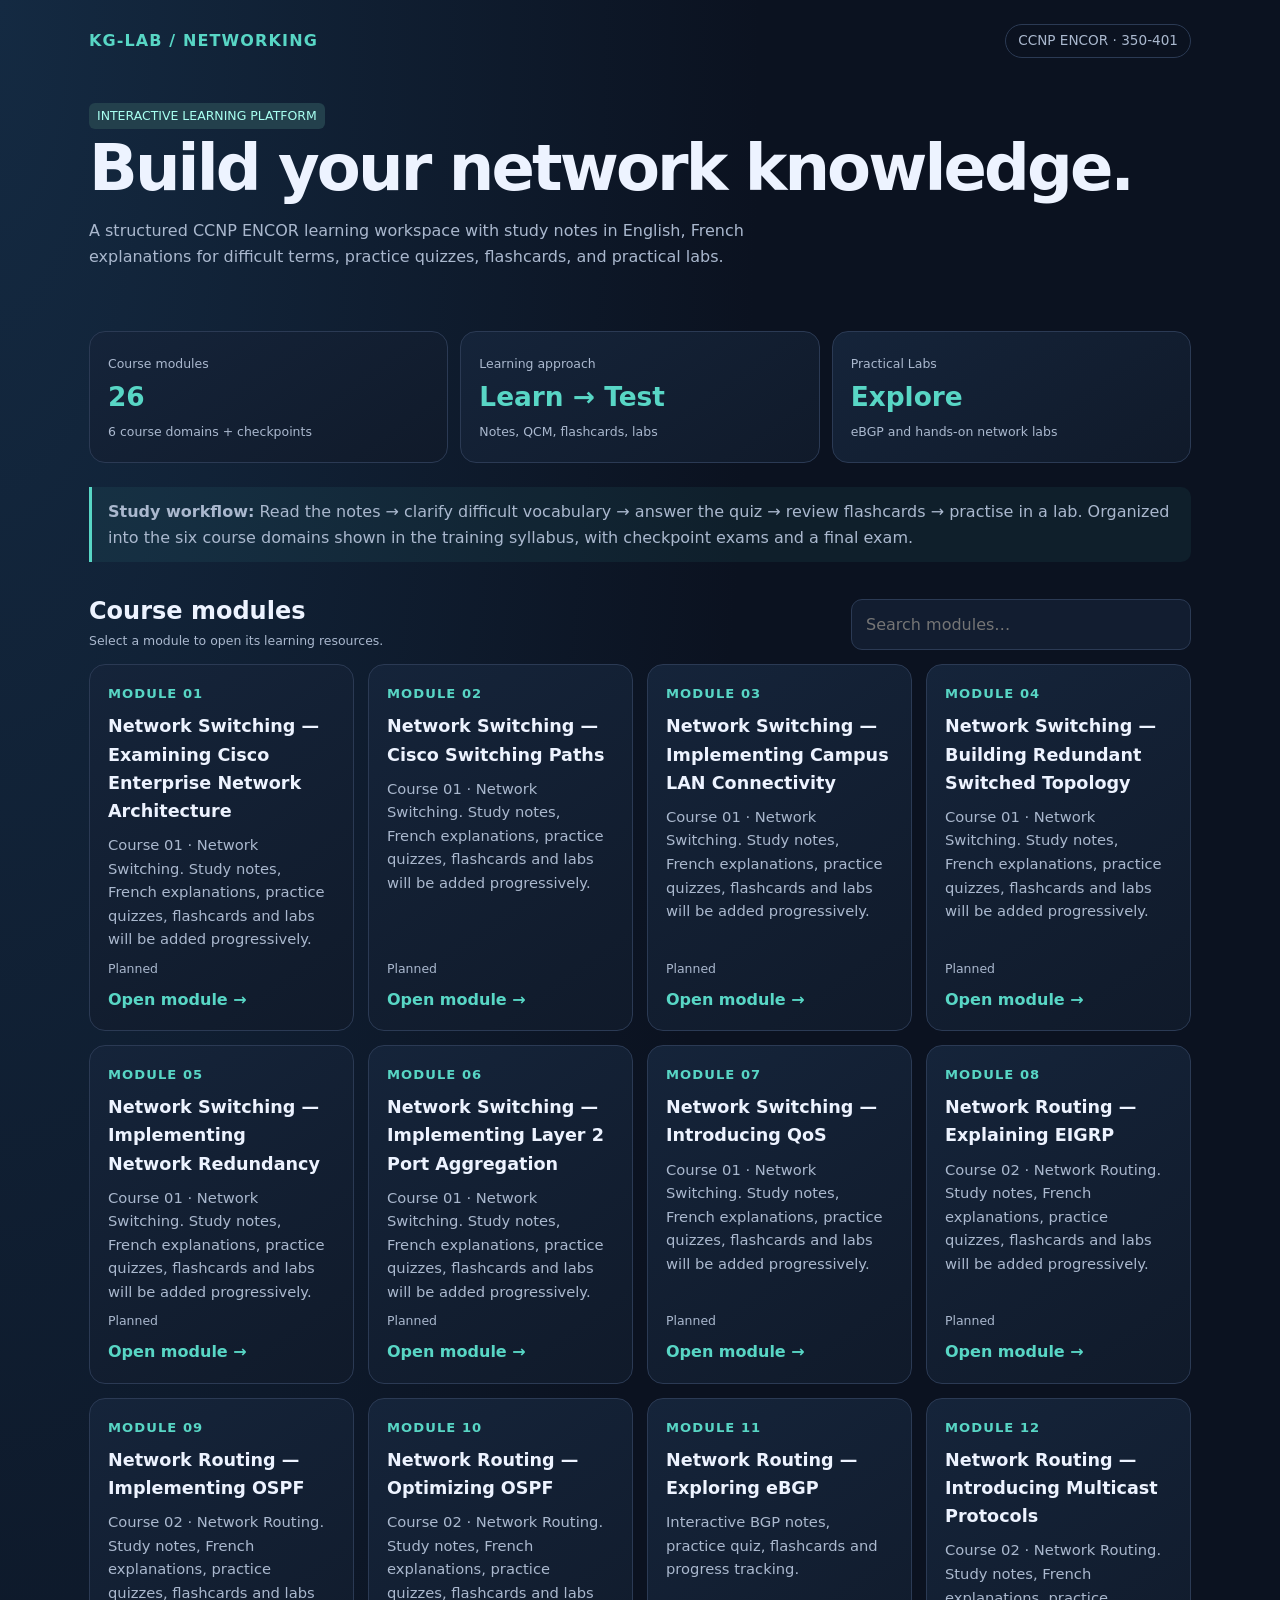
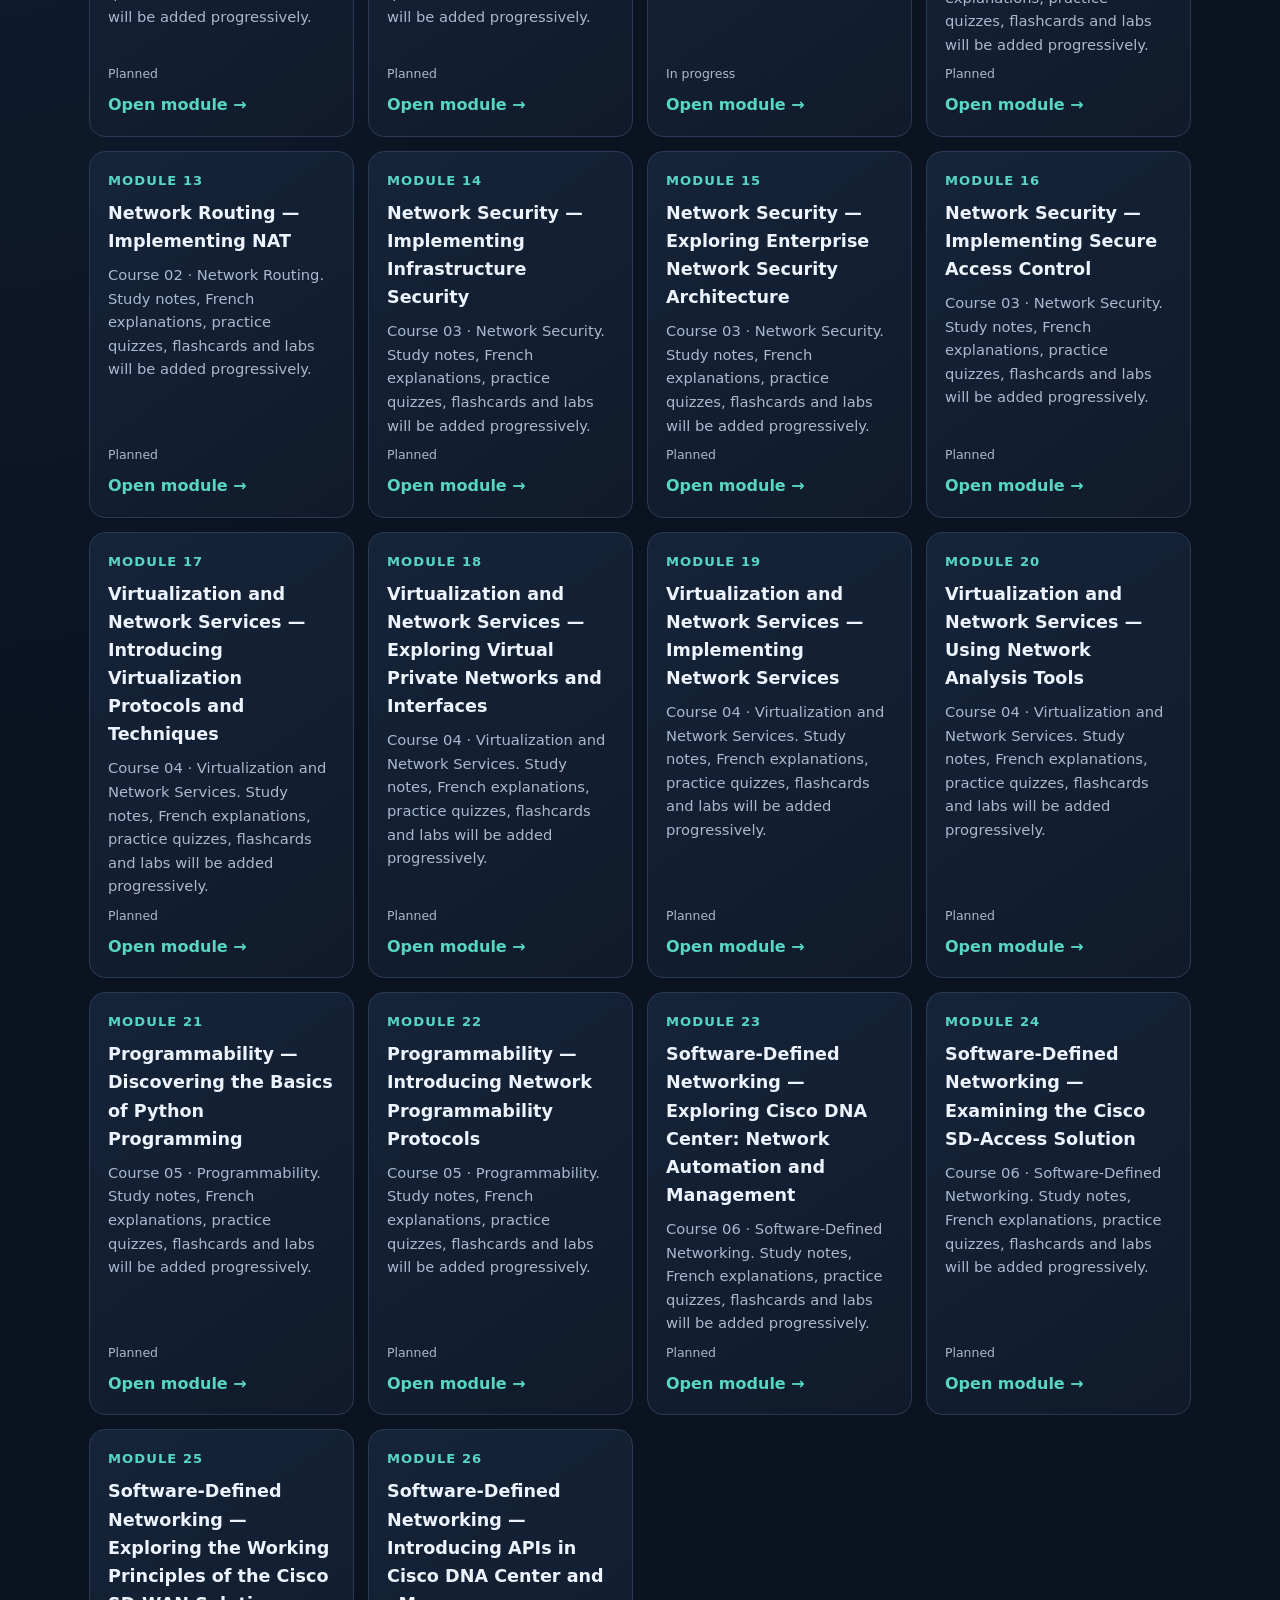
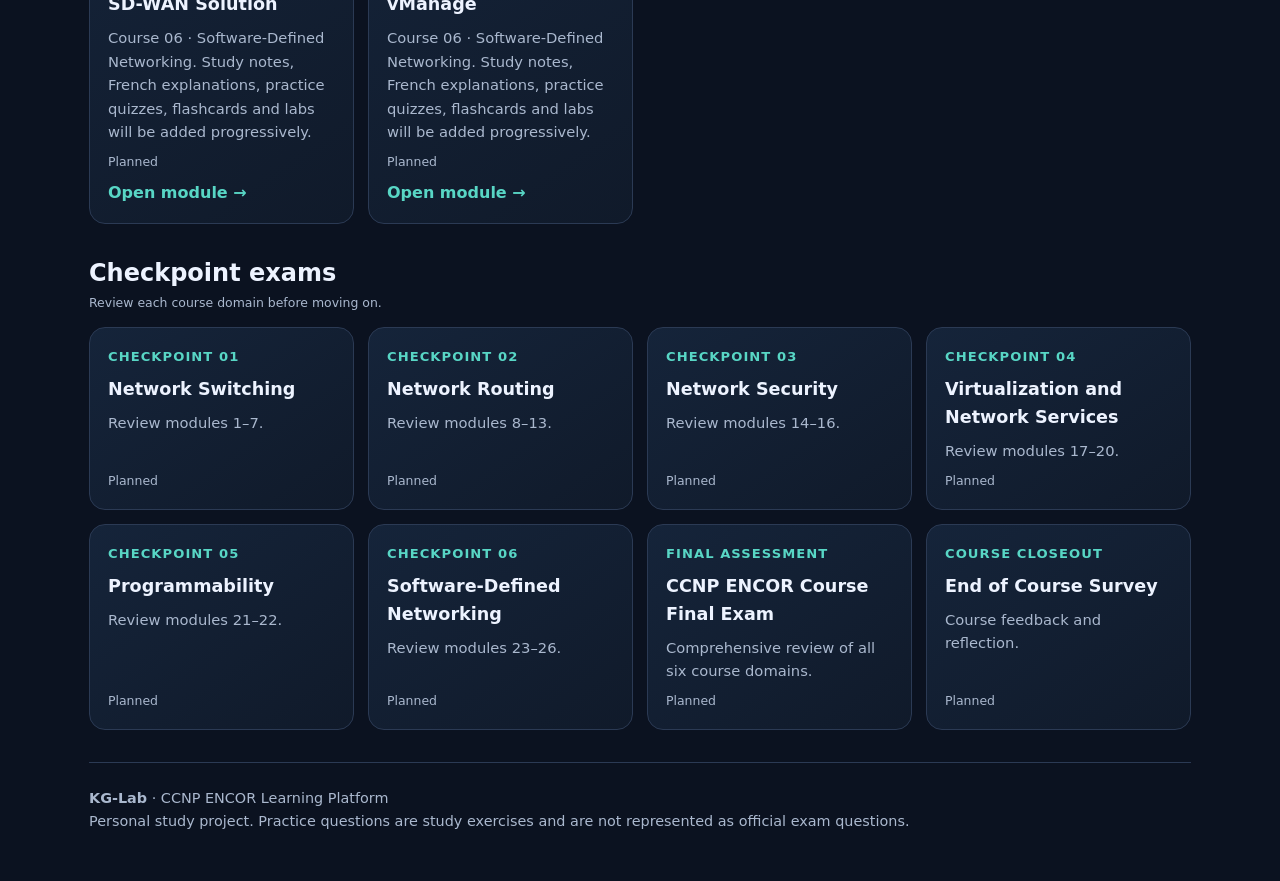
<file: index.html>
<!doctype html>
<html lang="en">
<head>
<meta charset="utf-8">
<meta name="viewport" content="width=device-width, initial-scale=1">
<meta name="description" content="KG-Lab CCNP ENCOR interactive learning platform">
<title>KG-Lab | CCNP ENCOR Learning</title>
<style>
:root{--bg:#0b1220;--panel:#121d30;--panel2:#18263d;--text:#edf3ff;--muted:#aab8ce;--accent:#58d6c5;--blue:#72a7ff;--line:#2b3a54}
*{box-sizing:border-box}body{margin:0;background:radial-gradient(ellipse at top left,#142a42 0,transparent 42%),var(--bg);color:var(--text);font:16px/1.6 system-ui,-apple-system,Segoe UI,Roboto,sans-serif}.wrap{max-width:1150px;margin:auto;padding:24px}a{color:var(--accent)}.top{display:flex;justify-content:space-between;gap:12px;align-items:center;flex-wrap:wrap}.brand{font-weight:850;letter-spacing:.07em;color:var(--accent)}.pill{border:1px solid var(--line);border-radius:999px;padding:5px 12px;color:var(--muted);font-size:.85rem}.hero{padding:44px 0 24px}.hero h1{font-size:clamp(2.3rem,6vw,4rem);line-height:1.05;letter-spacing:-.045em;margin:.4rem 0 1rem}.hero p{max-width:720px;color:var(--muted)}.tag{display:inline-block;font-size:.78rem;border-radius:6px;background:#23404c;color:#a8fff1;padding:3px 8px}.stats{display:grid;grid-template-columns:repeat(auto-fit,minmax(170px,1fr));gap:12px;margin:22px 0}.stat,.module{background:linear-gradient(145deg,#15243a,#101a2a);border:1px solid var(--line);border-radius:16px;padding:18px}.stat-link{display:block;color:inherit;text-decoration:none;transition:border-color .2s,transform .2s}.stat-link:hover{border-color:var(--accent);transform:translateY(-2px)}.stat-link:focus-visible{outline:2px solid var(--accent);outline-offset:3px}.stat strong{font-size:1.65rem;color:var(--accent);display:block}.sectionhead{display:flex;justify-content:space-between;align-items:end;gap:12px;flex-wrap:wrap;margin:30px 0 14px}.sectionhead h2{margin:0}.search{width:min(100%,340px);padding:12px 14px;border-radius:11px;border:1px solid var(--line);background:var(--panel);color:var(--text);font:inherit}.modules{display:grid;grid-template-columns:repeat(auto-fit,minmax(240px,1fr));gap:14px}.module{display:flex;flex-direction:column;gap:8px;min-height:175px}.module .num{font-size:.82rem;color:var(--accent);font-weight:800;letter-spacing:.08em}.module h3{margin:0;font-size:1.1rem}.module p{margin:0;color:var(--muted);font-size:.92rem;flex:1}.module a{font-weight:750;text-decoration:none}.module a:hover{text-decoration:underline}.status{font-size:.78rem;color:var(--muted)}.callout{border-left:3px solid var(--accent);padding:12px 16px;background:#58d6c510;border-radius:0 10px 10px 0;color:var(--muted);margin:24px 0}footer{border-top:1px solid var(--line);padding:24px 0;margin-top:32px;color:var(--muted);font-size:.9rem}.empty{display:none;color:var(--muted);padding:20px}@media(max-width:600px){.wrap{padding:15px}.hero{padding-top:32px}}
</style>
</head>
<body><div class="wrap">
<header class="top"><div class="brand">KG-LAB / NETWORKING</div><div class="pill">CCNP ENCOR · 350-401</div></header>
<section class="hero"><span class="tag">INTERACTIVE LEARNING PLATFORM</span><h1>Build your network knowledge.</h1><p>A structured CCNP ENCOR learning workspace with study notes in English, French explanations for difficult terms, practice quizzes, flashcards, and practical labs.</p></section>
<div class="stats"><div class="stat"><span class="status">Course modules</span><strong>26</strong><span class="status">6 course domains + checkpoints</span></div><div class="stat"><span class="status">Learning approach</span><strong>Learn → Test</strong><span class="status">Notes, QCM, flashcards, labs</span></div><a class="stat stat-link" href="./labs/" aria-label="Open Practical Labs"><span class="status">Practical Labs</span><strong>Explore</strong><span class="status">eBGP and hands-on network labs</span></a></div>
<div class="callout"><strong>Study workflow:</strong> Read the notes → clarify difficult vocabulary → answer the quiz → review flashcards → practise in a lab. Organized into the six course domains shown in the training syllabus, with checkpoint exams and a final exam.</div>
<div class="sectionhead"><div><h2>Course modules</h2><div class="status">Select a module to open its learning resources.</div></div><input id="search" class="search" type="search" placeholder="Search modules…" aria-label="Search modules"></div>
<div id="modules" class="modules"></div><div id="empty" class="empty">No modules match your search.</div>
<div class="sectionhead"><div><h2>Checkpoint exams</h2><div class="status">Review each course domain before moving on.</div></div></div>
<div class="modules">
<article class="module"><div class="num">CHECKPOINT 01</div><h3>Network Switching</h3><p>Review modules 1–7.</p><div class="status">Planned</div></article>
<article class="module"><div class="num">CHECKPOINT 02</div><h3>Network Routing</h3><p>Review modules 8–13.</p><div class="status">Planned</div></article>
<article class="module"><div class="num">CHECKPOINT 03</div><h3>Network Security</h3><p>Review modules 14–16.</p><div class="status">Planned</div></article>
<article class="module"><div class="num">CHECKPOINT 04</div><h3>Virtualization and Network Services</h3><p>Review modules 17–20.</p><div class="status">Planned</div></article>
<article class="module"><div class="num">CHECKPOINT 05</div><h3>Programmability</h3><p>Review modules 21–22.</p><div class="status">Planned</div></article>
<article class="module"><div class="num">CHECKPOINT 06</div><h3>Software-Defined Networking</h3><p>Review modules 23–26.</p><div class="status">Planned</div></article>
<article class="module"><div class="num">FINAL ASSESSMENT</div><h3>CCNP ENCOR Course Final Exam</h3><p>Comprehensive review of all six course domains.</p><div class="status">Planned</div></article>
<article class="module"><div class="num">COURSE CLOSEOUT</div><h3>End of Course Survey</h3><p>Course feedback and reflection.</p><div class="status">Planned</div></article>
</div>
<footer><strong>KG-Lab</strong> · CCNP ENCOR Learning Platform<br>Personal study project. Practice questions are study exercises and are not represented as official exam questions.</footer>
</div>
<script>
const modules = [
{n:1,title:'Network Switching — Examining Cisco Enterprise Network Architecture',desc:'Course 01 · Network Switching. Study notes, French explanations, practice quizzes, flashcards and labs will be added progressively.',href:"./modules/module-01/",status:'Planned'},
{n:2,title:'Network Switching — Cisco Switching Paths',desc:'Course 01 · Network Switching. Study notes, French explanations, practice quizzes, flashcards and labs will be added progressively.',href:"./modules/module-02/",status:'Planned'},
{n:3,title:'Network Switching — Implementing Campus LAN Connectivity',desc:'Course 01 · Network Switching. Study notes, French explanations, practice quizzes, flashcards and labs will be added progressively.',href:"./modules/module-03/",status:'Planned'},
{n:4,title:'Network Switching — Building Redundant Switched Topology',desc:'Course 01 · Network Switching. Study notes, French explanations, practice quizzes, flashcards and labs will be added progressively.',href:"./modules/module-04/",status:'Planned'},
{n:5,title:'Network Switching — Implementing Network Redundancy',desc:'Course 01 · Network Switching. Study notes, French explanations, practice quizzes, flashcards and labs will be added progressively.',href:"./modules/module-05/",status:'Planned'},
{n:6,title:'Network Switching — Implementing Layer 2 Port Aggregation',desc:'Course 01 · Network Switching. Study notes, French explanations, practice quizzes, flashcards and labs will be added progressively.',href:"./modules/module-06/",status:'Planned'},
{n:7,title:'Network Switching — Introducing QoS',desc:'Course 01 · Network Switching. Study notes, French explanations, practice quizzes, flashcards and labs will be added progressively.',href:"./modules/module-07/",status:'Planned'},
{n:8,title:'Network Routing — Explaining EIGRP',desc:'Course 02 · Network Routing. Study notes, French explanations, practice quizzes, flashcards and labs will be added progressively.',href:"./modules/module-08/",status:'Planned'},
{n:9,title:'Network Routing — Implementing OSPF',desc:'Course 02 · Network Routing. Study notes, French explanations, practice quizzes, flashcards and labs will be added progressively.',href:"./modules/module-09/",status:'Planned'},
{n:10,title:'Network Routing — Optimizing OSPF',desc:'Course 02 · Network Routing. Study notes, French explanations, practice quizzes, flashcards and labs will be added progressively.',href:"./modules/module-10/",status:'Planned'},
{n:11,title:'Network Routing — Exploring eBGP',desc:'Interactive BGP notes, practice quiz, flashcards and progress tracking.',href:"./modules/module-11/home.html",status:'In progress'},
{n:12,title:'Network Routing — Introducing Multicast Protocols',desc:'Course 02 · Network Routing. Study notes, French explanations, practice quizzes, flashcards and labs will be added progressively.',href:"./modules/module-12/",status:'Planned'},
{n:13,title:'Network Routing — Implementing NAT',desc:'Course 02 · Network Routing. Study notes, French explanations, practice quizzes, flashcards and labs will be added progressively.',href:"./modules/module-13/",status:'Planned'},
{n:14,title:'Network Security — Implementing Infrastructure Security',desc:'Course 03 · Network Security. Study notes, French explanations, practice quizzes, flashcards and labs will be added progressively.',href:"./modules/module-14/",status:'Planned'},
{n:15,title:'Network Security — Exploring Enterprise Network Security Architecture',desc:'Course 03 · Network Security. Study notes, French explanations, practice quizzes, flashcards and labs will be added progressively.',href:"./modules/module-15/",status:'Planned'},
{n:16,title:'Network Security — Implementing Secure Access Control',desc:'Course 03 · Network Security. Study notes, French explanations, practice quizzes, flashcards and labs will be added progressively.',href:"./modules/module-16/",status:'Planned'},
{n:17,title:'Virtualization and Network Services — Introducing Virtualization Protocols and Techniques',desc:'Course 04 · Virtualization and Network Services. Study notes, French explanations, practice quizzes, flashcards and labs will be added progressively.',href:"./modules/module-17/",status:'Planned'},
{n:18,title:'Virtualization and Network Services — Exploring Virtual Private Networks and Interfaces',desc:'Course 04 · Virtualization and Network Services. Study notes, French explanations, practice quizzes, flashcards and labs will be added progressively.',href:"./modules/module-18/",status:'Planned'},
{n:19,title:'Virtualization and Network Services — Implementing Network Services',desc:'Course 04 · Virtualization and Network Services. Study notes, French explanations, practice quizzes, flashcards and labs will be added progressively.',href:"./modules/module-19/",status:'Planned'},
{n:20,title:'Virtualization and Network Services — Using Network Analysis Tools',desc:'Course 04 · Virtualization and Network Services. Study notes, French explanations, practice quizzes, flashcards and labs will be added progressively.',href:"./modules/module-20/",status:'Planned'},
{n:21,title:'Programmability — Discovering the Basics of Python Programming',desc:'Course 05 · Programmability. Study notes, French explanations, practice quizzes, flashcards and labs will be added progressively.',href:"./modules/module-21/",status:'Planned'},
{n:22,title:'Programmability — Introducing Network Programmability Protocols',desc:'Course 05 · Programmability. Study notes, French explanations, practice quizzes, flashcards and labs will be added progressively.',href:"./modules/module-22/",status:'Planned'},
{n:23,title:'Software-Defined Networking — Exploring Cisco DNA Center: Network Automation and Management',desc:'Course 06 · Software-Defined Networking. Study notes, French explanations, practice quizzes, flashcards and labs will be added progressively.',href:"./modules/module-23/",status:'Planned'},
{n:24,title:'Software-Defined Networking — Examining the Cisco SD-Access Solution',desc:'Course 06 · Software-Defined Networking. Study notes, French explanations, practice quizzes, flashcards and labs will be added progressively.',href:"./modules/module-24/",status:'Planned'},
{n:25,title:'Software-Defined Networking — Exploring the Working Principles of the Cisco SD-WAN Solution',desc:'Course 06 · Software-Defined Networking. Study notes, French explanations, practice quizzes, flashcards and labs will be added progressively.',href:"./modules/module-25/",status:'Planned'},
{n:26,title:'Software-Defined Networking — Introducing APIs in Cisco DNA Center and vManage',desc:'Course 06 · Software-Defined Networking. Study notes, French explanations, practice quizzes, flashcards and labs will be added progressively.',href:"./modules/module-26/",status:'Planned'},
];
const root=document.getElementById('modules'), search=document.getElementById('search'), empty=document.getElementById('empty');
function render(){const term=search.value.toLowerCase().trim();const filtered=modules.filter(m=>(m.title+' '+m.desc+' '+m.n).toLowerCase().includes(term));root.innerHTML='';filtered.forEach(m=>{const el=document.createElement('article');el.className='module';const num=document.createElement('div');num.className='num';num.textContent='MODULE '+String(m.n).padStart(2,'0');const h=document.createElement('h3');h.textContent=m.title;const p=document.createElement('p');p.textContent=m.desc;const status=document.createElement('div');status.className='status';status.textContent=m.status;const a=document.createElement('a');a.href=m.href;a.textContent='Open module →';el.append(num,h,p,status,a);root.appendChild(el)});empty.style.display=filtered.length?'none':'block'}
search.addEventListener('input',render);render();
</script></body></html>
</file>
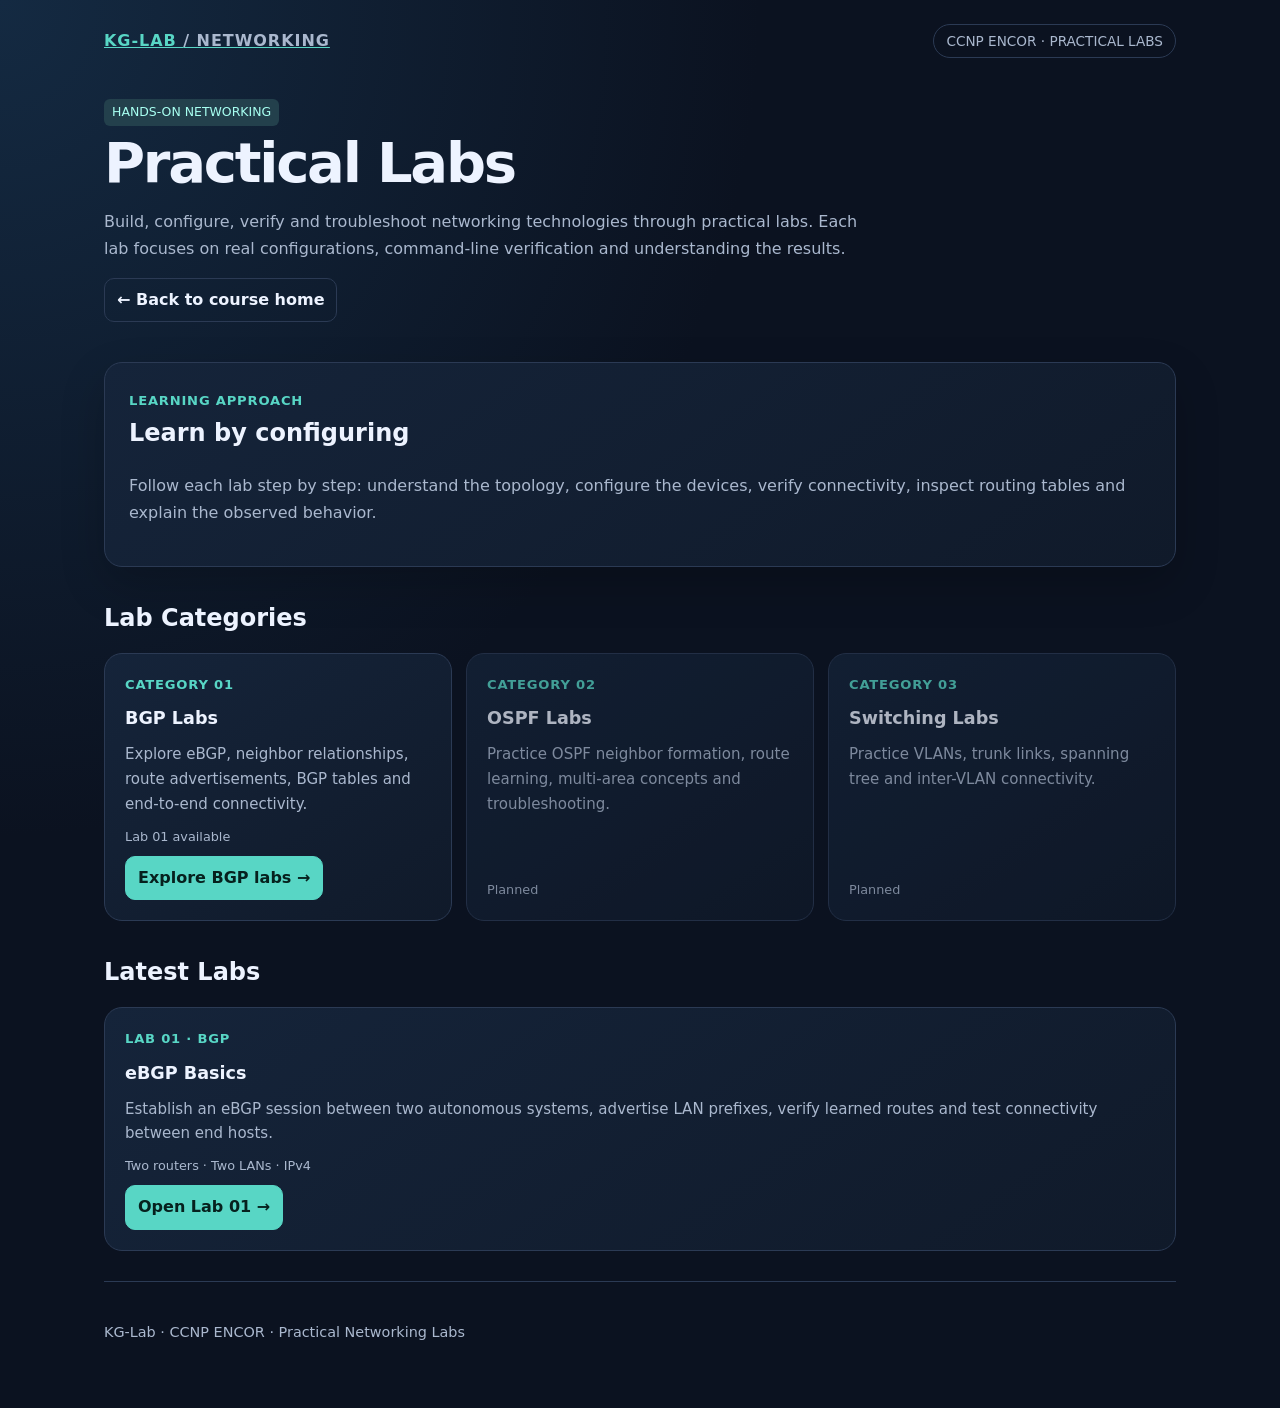
<file: labs/index.html>
<!DOCTYPE html>
<html lang="en">
<head>
  <meta charset="UTF-8">
  <meta name="viewport" content="width=device-width, initial-scale=1">
  <meta name="description" content="KG-Lab practical networking labs for CCNP ENCOR: BGP, OSPF and switching.">
  <title>Practical Labs | KG-Lab</title>
  <link rel="stylesheet" href="../assets/css/learning.css">
  <style>
    .hero{padding:40px 0 24px}
    h1{font-size:clamp(2.2rem,5vw,3.6rem);line-height:1.1;letter-spacing:-.04em;margin:.5rem 0 1rem}
    .hero p,.muted{color:var(--muted)}
    .hero p{max-width:780px}
    .panel,.section-card{background:linear-gradient(145deg,#15243a,#101a2a);border:1px solid var(--line);border-radius:18px}
    .sectionhead{margin:32px 0 14px}
    .sectionhead h2{margin:0}
    .section-card{padding:20px;display:flex;flex-direction:column;gap:9px;min-height:205px}
    .section-card h3{margin:0;font-size:1.1rem}
    .section-card p{margin:0;color:var(--muted);font-size:.94rem;flex:1}
    .number{color:var(--accent);font-size:.82rem;font-weight:800;letter-spacing:.06em}
    .status{font-size:.8rem;color:var(--muted)}
    .action{display:inline-block;align-self:flex-start;text-decoration:none;font-weight:750;border:1px solid var(--line);border-radius:10px;padding:8px 12px;color:var(--text)}
    .action:hover{border-color:var(--accent)}
    .action.primary{background:var(--accent);color:#06211e;border-color:var(--accent)}
    .planned{opacity:.72}
    .top{gap:12px}
    .brand{font-weight:850}
    .grid{grid-template-columns:repeat(auto-fit,minmax(245px,1fr))}
    @media(max-width:600px){.hero{padding-top:28px}}
  </style>
</head>
<body>
  <div class="wrap">
    <header class="top">
      <a class="brand" href="../index.html">KG-LAB <span class="muted">/ NETWORKING</span></a>
      <span class="pill">CCNP ENCOR · PRACTICAL LABS</span>
    </header>

    <main>
      <section class="hero">
        <span class="tag">HANDS-ON NETWORKING</span>
        <h1>Practical Labs</h1>
        <p>
          Build, configure, verify and troubleshoot networking technologies
          through practical labs. Each lab focuses on real configurations,
          command-line verification and understanding the results.
        </p>
        <a class="action" href="../index.html">← Back to course home</a>
      </section>

      <section class="panel" style="padding:24px">
        <span class="number">LEARNING APPROACH</span>
        <h2>Learn by configuring</h2>
        <p class="muted">
          Follow each lab step by step: understand the topology, configure
          the devices, verify connectivity, inspect routing tables and
          explain the observed behavior.
        </p>
      </section>

      <section>
        <div class="sectionhead">
          <h2>Lab Categories</h2>
        </div>

        <div class="grid">
          <article class="section-card">
            <span class="number">CATEGORY 01</span>
            <h3>BGP Labs</h3>
            <p>
              Explore eBGP, neighbor relationships, route advertisements,
              BGP tables and end-to-end connectivity.
            </p>
            <span class="status">Lab 01 available</span>
            <a class="action primary" href="./bgp/index.html">Explore BGP labs →</a>
          </article>

          <article class="section-card planned">
            <span class="number">CATEGORY 02</span>
            <h3>OSPF Labs</h3>
            <p>
              Practice OSPF neighbor formation, route learning,
              multi-area concepts and troubleshooting.
            </p>
            <span class="status">Planned</span>
          </article>

          <article class="section-card planned">
            <span class="number">CATEGORY 03</span>
            <h3>Switching Labs</h3>
            <p>
              Practice VLANs, trunk links, spanning tree and
              inter-VLAN connectivity.
            </p>
            <span class="status">Planned</span>
          </article>
        </div>
      </section>

      <section>
        <div class="sectionhead">
          <h2>Latest Labs</h2>
        </div>

        <div class="grid">
          <article class="section-card">
            <span class="number">LAB 01 · BGP</span>
            <h3>eBGP Basics</h3>
            <p>
              Establish an eBGP session between two autonomous systems,
              advertise LAN prefixes, verify learned routes and test
              connectivity between end hosts.
            </p>
            <span class="status">Two routers · Two LANs · IPv4</span>
            <a class="action primary" href="./bgp/lab-01-ebgp-basics/index.html">Open Lab 01 →</a>
          </article>
        </div>
      </section>
    </main>

    <footer>
      <p>KG-Lab · CCNP ENCOR · Practical Networking Labs</p>
    </footer>
  </div>
</body>
</html>
</file>
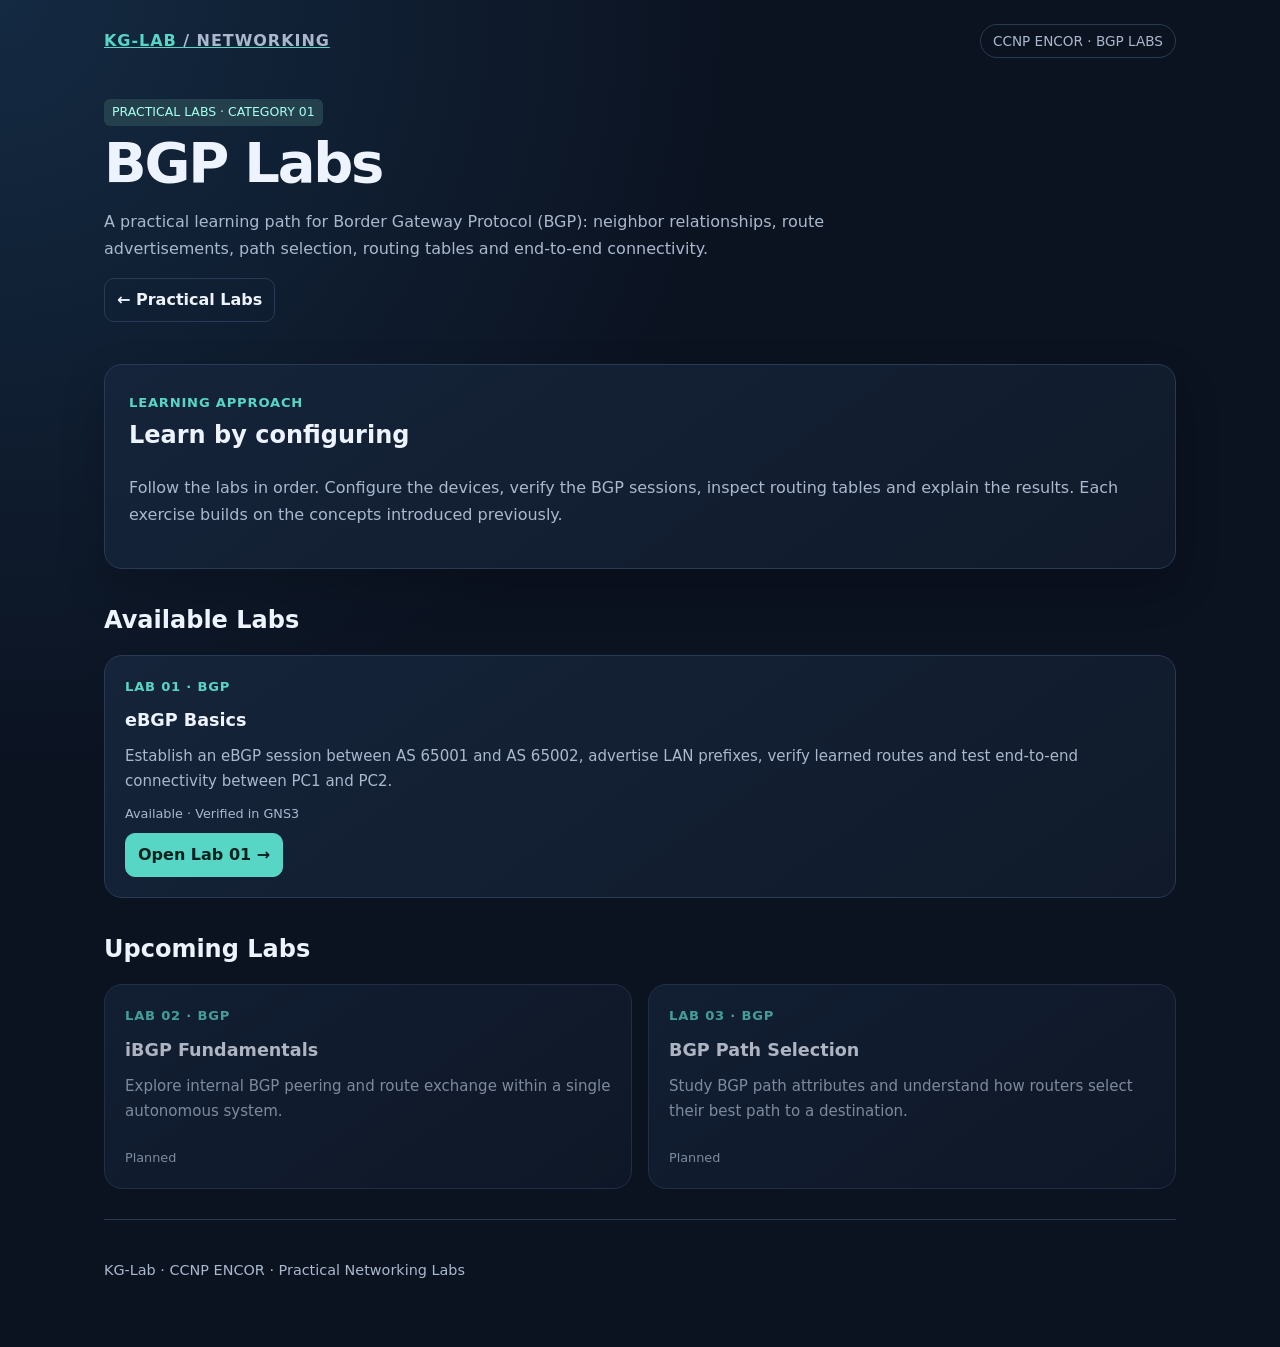
<file: labs/bgp/index.html>
<!DOCTYPE html>
<html lang="en">
<head>
  <meta charset="UTF-8">
  <meta name="viewport" content="width=device-width, initial-scale=1">
  <meta name="description" content="KG-Lab BGP practical labs for CCNP ENCOR.">
  <title>BGP Labs | KG-Lab</title>
  <link rel="stylesheet" href="../../assets/css/learning.css">
  <style>
    .hero{padding:40px 0 24px}
    h1{font-size:clamp(2.2rem,5vw,3.6rem);line-height:1.1;letter-spacing:-.04em;margin:.5rem 0 1rem}
    .hero p,.muted{color:var(--muted)}
    .hero p{max-width:780px}
    .panel,.section-card{background:linear-gradient(145deg,#15243a,#101a2a);border:1px solid var(--line);border-radius:18px}
    .panel{padding:24px;margin:18px 0}
    .sectionhead{margin:32px 0 14px}
    .sectionhead h2{margin:0}
    .section-card{padding:20px;display:flex;flex-direction:column;gap:9px;min-height:205px}
    .section-card h3{margin:0;font-size:1.1rem}
    .section-card p{margin:0;color:var(--muted);font-size:.94rem;flex:1}
    .number{color:var(--accent);font-size:.82rem;font-weight:800;letter-spacing:.06em}
    .status{font-size:.8rem;color:var(--muted)}
    .action{display:inline-block;align-self:flex-start;text-decoration:none;font-weight:750;border:1px solid var(--line);border-radius:10px;padding:8px 12px;color:var(--text)}
    .action:hover{border-color:var(--accent)}
    .action.primary{background:var(--accent);color:#06211e;border-color:var(--accent)}
    .planned{opacity:.72}
    .top{gap:12px}
    .brand{font-weight:850}
    .grid{display:grid;grid-template-columns:repeat(auto-fit,minmax(245px,1fr));gap:16px}
    @media(max-width:600px){.hero{padding-top:28px}}
  </style>
</head>
<body>
  <div class="wrap">
    <header class="top">
      <a class="brand" href="../../index.html">KG-LAB <span class="muted">/ NETWORKING</span></a>
      <span class="pill">CCNP ENCOR · BGP LABS</span>
    </header>

    <main>
      <section class="hero">
        <span class="tag">PRACTICAL LABS · CATEGORY 01</span>
        <h1>BGP Labs</h1>
        <p>
          A practical learning path for Border Gateway Protocol (BGP):
          neighbor relationships, route advertisements, path selection,
          routing tables and end-to-end connectivity.
        </p>
        <a class="action" href="../index.html">← Practical Labs</a>
      </section>

      <section class="panel">
        <span class="number">LEARNING APPROACH</span>
        <h2>Learn by configuring</h2>
        <p class="muted">
          Follow the labs in order. Configure the devices, verify the
          BGP sessions, inspect routing tables and explain the results.
          Each exercise builds on the concepts introduced previously.
        </p>
      </section>

      <section>
        <div class="sectionhead">
          <h2>Available Labs</h2>
        </div>

        <div class="grid">
          <article class="section-card">
            <span class="number">LAB 01 · BGP</span>
            <h3>eBGP Basics</h3>
            <p>
              Establish an eBGP session between AS 65001 and AS 65002,
              advertise LAN prefixes, verify learned routes and test
              end-to-end connectivity between PC1 and PC2.
            </p>
            <span class="status">Available · Verified in GNS3</span>
            <a class="action primary" href="./lab-01-ebgp-basics/index.html">Open Lab 01 →</a>
          </article>
        </div>
      </section>

      <section>
        <div class="sectionhead">
          <h2>Upcoming Labs</h2>
        </div>

        <div class="grid">
          <article class="section-card planned">
            <span class="number">LAB 02 · BGP</span>
            <h3>iBGP Fundamentals</h3>
            <p>
              Explore internal BGP peering and route exchange within
              a single autonomous system.
            </p>
            <span class="status">Planned</span>
          </article>

          <article class="section-card planned">
            <span class="number">LAB 03 · BGP</span>
            <h3>BGP Path Selection</h3>
            <p>
              Study BGP path attributes and understand how routers
              select their best path to a destination.
            </p>
            <span class="status">Planned</span>
          </article>
        </div>
      </section>
    </main>

    <footer>
      <p>KG-Lab · CCNP ENCOR · Practical Networking Labs</p>
    </footer>
  </div>
</body>
</html>
</file>
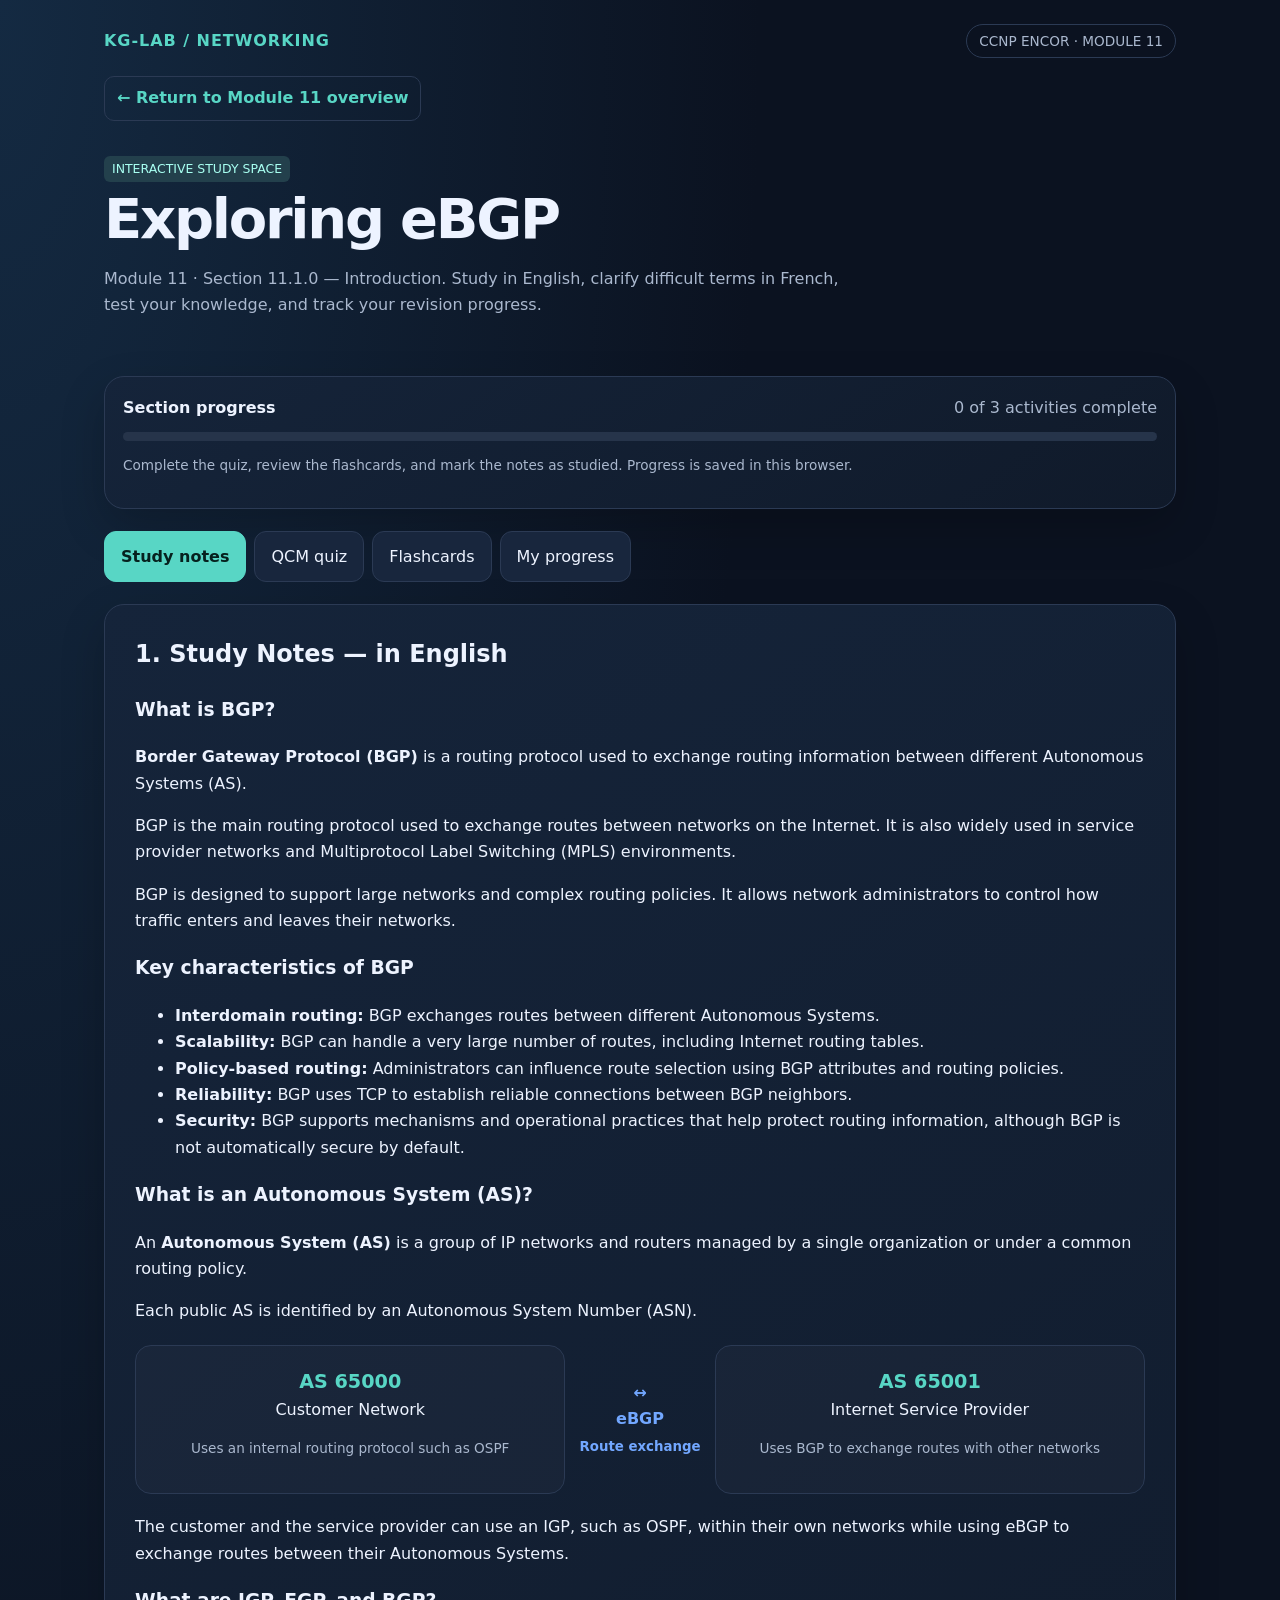
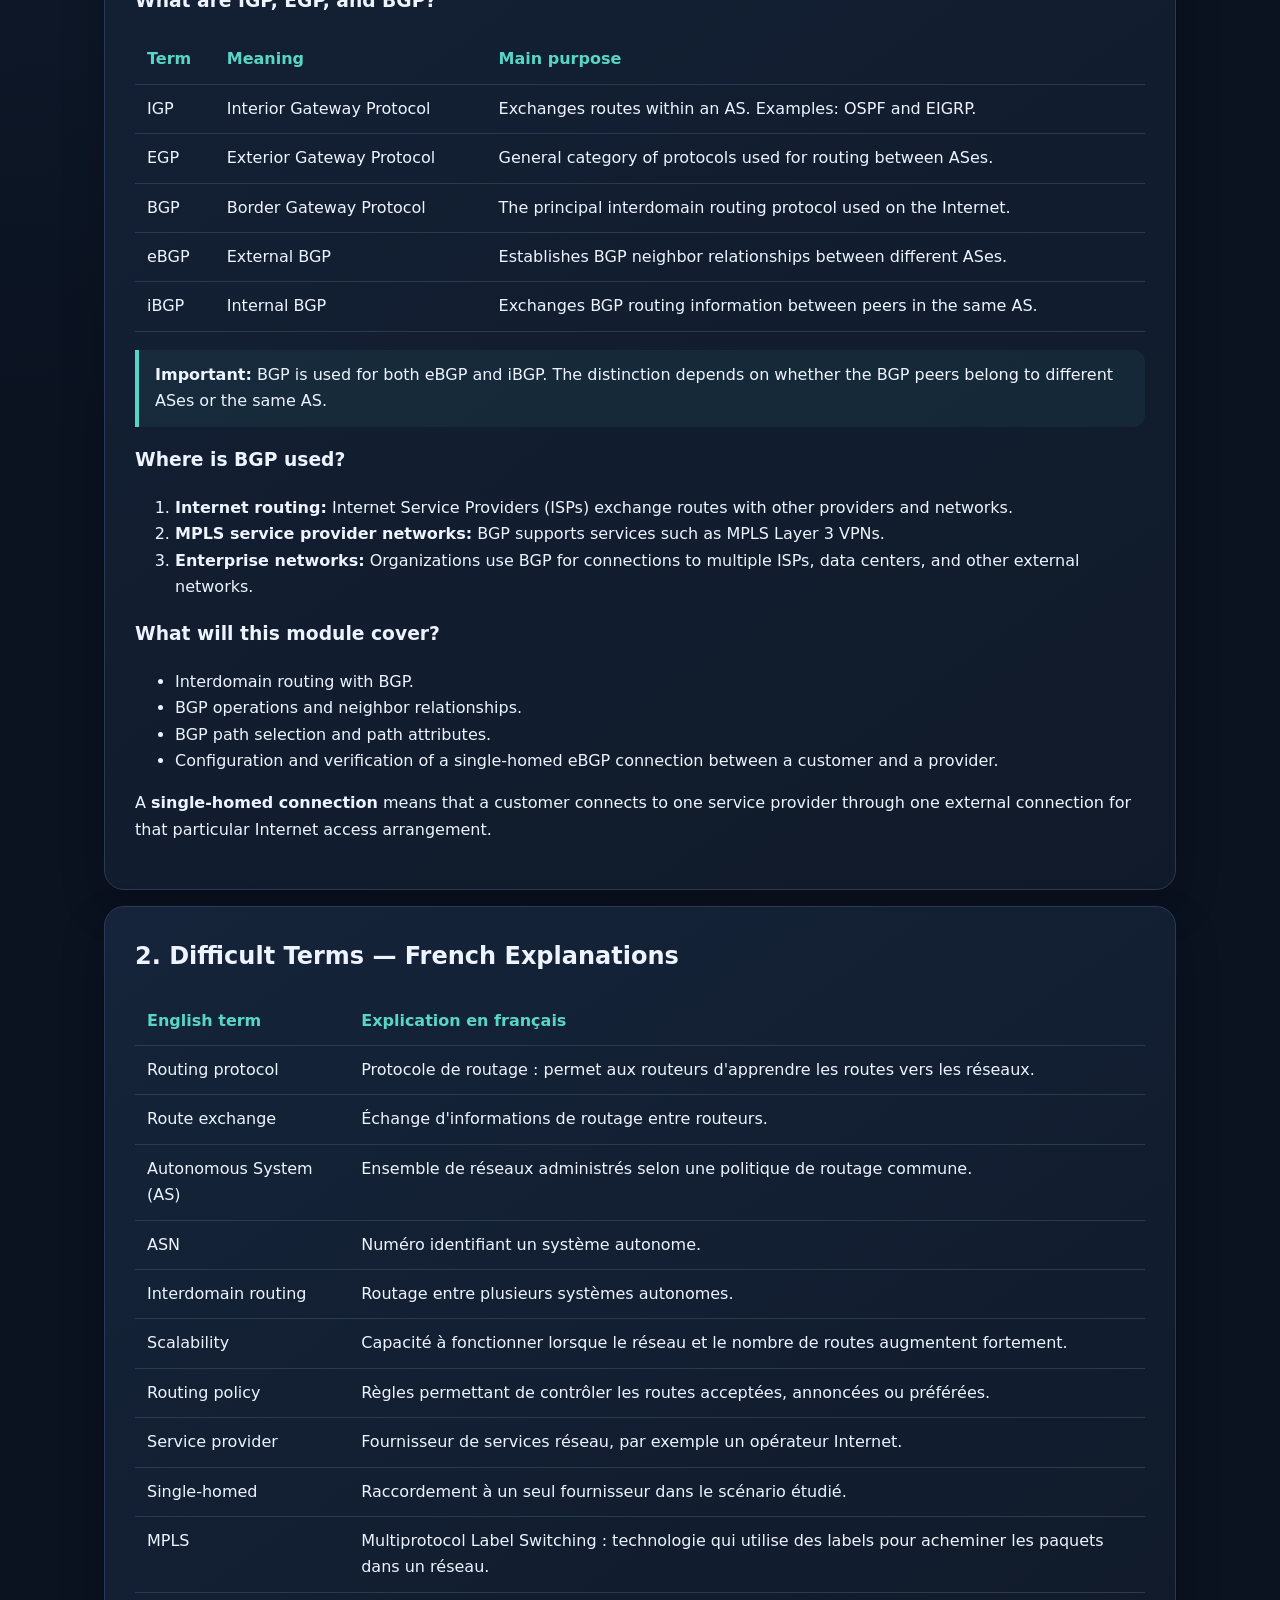
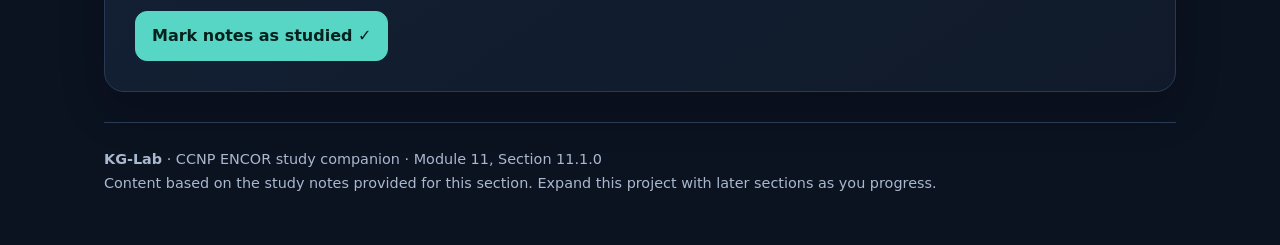
<file: modules/module-11/index.html>
<!doctype html>
<html lang="en">
<head>
<meta charset="utf-8">
<meta name="viewport" content="width=device-width, initial-scale=1">
<meta name="description" content="Interactive CCNP ENCOR BGP revision — Module 11, Section 11.1 Introduction.">
<title>KG-Lab | BGP Learning</title>
<link rel="stylesheet" href="../../assets/css/learning.css">
</head>
<body class="section-11-1">
<div class="wrap">
<header class="top">
  <div class="brand">KG-LAB / NETWORKING</div>
  <div class="pill">CCNP ENCOR · MODULE 11</div>
</header>
<div style="margin-top:18px">
  <a href="home.html" style="display:inline-block;padding:8px 12px;border:1px solid #2b3a54;border-radius:10px;text-decoration:none;font-weight:700">
    ← Return to Module 11 overview
  </a>
</div>
<section class="hero">
  <span class="tag">INTERACTIVE STUDY SPACE</span>
  <h1>Exploring eBGP</h1>
  <p>Module 11 · Section 11.1.0 — Introduction. Study in English, clarify difficult terms in French, test your knowledge, and track your revision progress.</p>
</section>
<section class="progressbox" aria-label="Learning progress">
  <div style="display:flex;justify-content:space-between;gap:12px;flex-wrap:wrap"><strong>Section progress</strong><span id="progressText" class="muted">0 of 3 activities complete</span></div>
  <div class="progressline"><div class="progressfill" id="progressFill"></div></div>
  <p class="small muted" id="progressHint">Complete the quiz, review the flashcards, and mark the notes as studied. Progress is saved in this browser.</p>
</section>
<nav class="nav" aria-label="Sections">
  <button data-tab="learn" aria-selected="true">Study notes</button>
  <button data-tab="quiz" aria-selected="false">QCM quiz</button>
  <button data-tab="cards" aria-selected="false">Flashcards</button>
  <button data-tab="progress" aria-selected="false">My progress</button>
</nav>

<main>
<section id="learn" class="tab">
  <div class="panel">
    <h2>1. Study Notes — in English</h2>
    <h3>What is BGP?</h3>
    <p><strong>Border Gateway Protocol (BGP)</strong> is a routing protocol used to exchange routing information between different Autonomous Systems (AS).</p>
    <p>BGP is the main routing protocol used to exchange routes between networks on the Internet. It is also widely used in service provider networks and Multiprotocol Label Switching (MPLS) environments.</p>
    <p>BGP is designed to support large networks and complex routing policies. It allows network administrators to control how traffic enters and leaves their networks.</p>
    <h3>Key characteristics of BGP</h3>
    <ul>
      <li><strong>Interdomain routing:</strong> BGP exchanges routes between different Autonomous Systems.</li>
      <li><strong>Scalability:</strong> BGP can handle a very large number of routes, including Internet routing tables.</li>
      <li><strong>Policy-based routing:</strong> Administrators can influence route selection using BGP attributes and routing policies.</li>
      <li><strong>Reliability:</strong> BGP uses TCP to establish reliable connections between BGP neighbors.</li>
      <li><strong>Security:</strong> BGP supports mechanisms and operational practices that help protect routing information, although BGP is not automatically secure by default.</li>
    </ul>
    <h3>What is an Autonomous System (AS)?</h3>
    <p>An <strong>Autonomous System (AS)</strong> is a group of IP networks and routers managed by a single organization or under a common routing policy.</p>
    <p>Each public AS is identified by an Autonomous System Number (ASN).</p>
    <div class="diagram" role="img" aria-label="AS 65000 customer connects by eBGP to AS 65001 Internet Service Provider">
      <div class="asbox"><strong>AS 65000</strong>Customer Network<p class="muted small">Uses an internal routing protocol such as OSPF</p></div>
      <div class="arrow"><span>↔</span><br>eBGP<br><small>Route exchange</small></div>
      <div class="asbox"><strong>AS 65001</strong>Internet Service Provider<p class="muted small">Uses BGP to exchange routes with other networks</p></div>
    </div>
    <p>The customer and the service provider can use an IGP, such as OSPF, within their own networks while using eBGP to exchange routes between their Autonomous Systems.</p>
    <h3>What are IGP, EGP, and BGP?</h3>
    <div class="tablewrap"><table><thead><tr><th>Term</th><th>Meaning</th><th>Main purpose</th></tr></thead><tbody>
      <tr><td>IGP</td><td>Interior Gateway Protocol</td><td>Exchanges routes within an AS. Examples: OSPF and EIGRP.</td></tr>
      <tr><td>EGP</td><td>Exterior Gateway Protocol</td><td>General category of protocols used for routing between ASes.</td></tr>
      <tr><td>BGP</td><td>Border Gateway Protocol</td><td>The principal interdomain routing protocol used on the Internet.</td></tr>
      <tr><td>eBGP</td><td>External BGP</td><td>Establishes BGP neighbor relationships between different ASes.</td></tr>
      <tr><td>iBGP</td><td>Internal BGP</td><td>Exchanges BGP routing information between peers in the same AS.</td></tr>
    </tbody></table></div>
    <div class="callout"><strong>Important:</strong> BGP is used for both eBGP and iBGP. The distinction depends on whether the BGP peers belong to different ASes or the same AS.</div>
    <h3>Where is BGP used?</h3>
    <ol>
      <li><strong>Internet routing:</strong> Internet Service Providers (ISPs) exchange routes with other providers and networks.</li>
      <li><strong>MPLS service provider networks:</strong> BGP supports services such as MPLS Layer 3 VPNs.</li>
      <li><strong>Enterprise networks:</strong> Organizations use BGP for connections to multiple ISPs, data centers, and other external networks.</li>
    </ol>
    <h3>What will this module cover?</h3>
    <ul><li>Interdomain routing with BGP.</li><li>BGP operations and neighbor relationships.</li><li>BGP path selection and path attributes.</li><li>Configuration and verification of a single-homed eBGP connection between a customer and a provider.</li></ul>
    <p>A <strong>single-homed connection</strong> means that a customer connects to one service provider through one external connection for that particular Internet access arrangement.</p>
  </div>
  <div class="panel">
    <h2>2. Difficult Terms — French Explanations</h2>
    <div class="tablewrap"><table><thead><tr><th>English term</th><th>Explication en français</th></tr></thead><tbody>
      <tr><td>Routing protocol</td><td>Protocole de routage : permet aux routeurs d'apprendre les routes vers les réseaux.</td></tr>
      <tr><td>Route exchange</td><td>Échange d'informations de routage entre routeurs.</td></tr>
      <tr><td>Autonomous System (AS)</td><td>Ensemble de réseaux administrés selon une politique de routage commune.</td></tr>
      <tr><td>ASN</td><td>Numéro identifiant un système autonome.</td></tr>
      <tr><td>Interdomain routing</td><td>Routage entre plusieurs systèmes autonomes.</td></tr>
      <tr><td>Scalability</td><td>Capacité à fonctionner lorsque le réseau et le nombre de routes augmentent fortement.</td></tr>
      <tr><td>Routing policy</td><td>Règles permettant de contrôler les routes acceptées, annoncées ou préférées.</td></tr>
      <tr><td>Service provider</td><td>Fournisseur de services réseau, par exemple un opérateur Internet.</td></tr>
      <tr><td>Single-homed</td><td>Raccordement à un seul fournisseur dans le scénario étudié.</td></tr>
      <tr><td>MPLS</td><td>Multiprotocol Label Switching : technologie qui utilise des labels pour acheminer les paquets dans un réseau.</td></tr>
    </tbody></table></div>
    <div class="actions"><button class="primary" id="markStudied">Mark notes as studied ✓</button><span class="muted small" id="studiedStatus" aria-live="polite"></span></div>
  </div>
</section>

<section id="quiz" class="tab hidden">
  <div class="panel">
    <h2>3. Exam Practice — CCNA/CCNP-Style QCM</h2>
    <p class="muted">Choose one answer unless the question says “Select two”. Submit the quiz to see your score and explanations. These are practice questions, not claimed official exam questions.</p>
    <div id="quizQuestions"></div>
    <div class="actions"><button class="primary" id="submitQuiz">Submit answers</button><button id="resetQuiz">Try again</button></div>
    <div id="quizResult" class="callout hidden" aria-live="polite"></div>
  </div>
</section>

<section id="cards" class="tab hidden">
  <div class="panel">
    <h2>4. Quick Revision — Flashcards</h2>
    <p class="muted">Reveal each answer, then mark whether you knew it. Your review progress is saved in this browser.</p>
    <div class="flashcard" id="flashcard" tabindex="0" role="button" aria-label="Reveal flashcard answer">
      <div class="face" id="cardFace">Question · 1 / 5</div>
      <div class="content" id="cardContent">What does BGP stand for?</div>
      <div class="muted small">Click the card or press Enter to reveal the answer</div>
    </div>
    <div class="actions" style="justify-content:center">
      <button id="prevCard">← Previous</button><button class="primary" id="flipCard">Reveal answer</button><button id="nextCard">Next →</button>
    </div>
    <div class="actions" style="justify-content:center">
      <button id="knowCard">✓ I knew it</button><button id="missCard">× Review again</button>
    </div>
    <p id="cardStatus" class="muted" style="text-align:center" aria-live="polite"></p>
  </div>
</section>

<section id="progress" class="tab hidden">
  <div class="panel">
    <h2>5. My Progress</h2>
    <p class="muted">Progress is stored locally in this browser using localStorage. It is not automatically synced across devices or browsers.</p>
    <div class="grid">
      <div class="mini"><span class="muted">Notes</span><div class="score" id="pNotes">Not yet</div><p class="small">Mark the study notes as studied.</p></div>
      <div class="mini"><span class="muted">Quiz</span><div class="score" id="pQuiz">—</div><p class="small">Best score recorded for this section.</p></div>
      <div class="mini"><span class="muted">Flashcards known</span><div class="score" id="pCards">0 / 5</div><p class="small">Cards marked “I knew it”.</p></div>
    </div>
    <h3>Quick Revision — Key Takeaways</h3>
    <ul>
      <li>BGP stands for <strong>Border Gateway Protocol</strong>.</li>
      <li>BGP exchanges routing information between Autonomous Systems.</li>
      <li>An AS is a group of networks managed under a common routing policy.</li>
      <li>eBGP operates between different ASes.</li>
      <li>iBGP operates between peers in the same AS.</li>
      <li>BGP uses TCP port 179.</li>
      <li>OSPF and EIGRP are examples of IGPs.</li>
      <li>BGP is widely used for Internet routing and supports MPLS service provider environments.</li>
      <li>A single-homed customer connects to one service provider in the scenario studied.</li>
    </ul>
    <div class="actions"><button id="exportProgress">Export progress JSON</button><button id="resetProgress" class="reset">Reset this section's progress</button></div>
    <p class="small muted" id="progressMessage" aria-live="polite"></p>
  </div>
</section>
</main>
<footer>
  <strong>KG-Lab</strong> · CCNP ENCOR study companion · Module 11, Section 11.1.0<br>
  Content based on the study notes provided for this section. Expand this project with later sections as you progress.
</footer>
</div>
<script>
const STORAGE_KEY='kgLabBgpSection110_v1';
const quizData=[
 {q:'What is the primary purpose of BGP?',options:['To assign IP addresses automatically','To exchange routing information between Autonomous Systems','To encrypt all IP traffic','To replace Ethernet switching'],correct:[1],why:'BGP is the principal interdomain routing protocol used to exchange reachability information between ASes.'},
 {q:'Which routing protocol is commonly used for routing between different Autonomous Systems?',options:['OSPF','EIGRP','eBGP','STP'],correct:[2],why:'eBGP establishes BGP neighbor relationships between routers belonging to different ASes.'},
 {q:'Which statements about BGP are correct? Select two.',options:['BGP supports policy-based route selection.','BGP is widely used for Internet routing.','BGP automatically encrypts all routing updates.','BGP can only operate inside one AS.'],correct:[0,1],why:'BGP supports routing policies and is fundamental to Internet interdomain routing. It does not automatically encrypt all routing updates.'},
 {q:'A customer router in AS 65000 peers with an ISP router in AS 65001. Which type of BGP relationship is this?',options:['iBGP','eBGP','OSPF adjacency','EIGRP adjacency'],correct:[1],why:'The peers belong to different ASes, so the relationship is eBGP.'},
 {q:'Which statement best describes an Autonomous System?',options:['A single physical router','A group of networks managed under a common routing policy','A type of Ethernet cable','A protocol that assigns MAC addresses'],correct:[1],why:'An AS groups networks and routers under a common administrative and routing-policy framework.'},
 {q:'Which transport protocol does BGP use to establish its peer connection?',options:['UDP port 53','TCP port 179','UDP port 67','TCP port 443'],correct:[1],why:'BGP uses TCP port 179 to establish its sessions and provide reliable transport.'}
];
const flashcards=[
 {front:'What does BGP stand for?',back:'Border Gateway Protocol.'},
 {front:'What is an AS?',back:'A group of networks managed under a common routing policy.'},
 {front:'What is the difference between eBGP and iBGP?',back:'eBGP connects peers in different ASes; iBGP connects peers in the same AS.'},
 {front:'Which transport protocol and port does BGP use?',back:'TCP port 179.'},
 {front:'Name two common IGPs.',back:'OSPF and EIGRP.'}
];
let state={notesStudied:false,bestScore:null,lastScore:null,quizComplete:false,flashKnown:[],flashMissed:[],cardIndex:0,cardRevealed:false};
try{const saved=JSON.parse(localStorage.getItem(STORAGE_KEY)||'null');if(saved)state={...state,...saved}}catch(e){}
let selected={};let submitted=false;
const $=id=>document.getElementById(id);
function save(){try{localStorage.setItem(STORAGE_KEY,JSON.stringify(state))}catch(e){};renderProgress()}
function renderProgress(){
 const activities=(state.notesStudied?1:0)+(state.quizComplete?1:0)+(state.flashKnown.length===flashcards.length?1:0);
 $('progressText').textContent=activities+' of 3 activities complete';
 $('progressFill').style.width=(activities/3*100)+'%';
 $('pNotes').textContent=state.notesStudied?'Complete':'Not yet';
 $('pQuiz').textContent=state.bestScore===null?'—':state.bestScore+'%';
 $('pCards').textContent=state.flashKnown.length+' / '+flashcards.length;
 $('studiedStatus').textContent=state.notesStudied?'Notes marked as studied.':'';
 $('cardStatus').textContent='Known: '+state.flashKnown.length+'/'+flashcards.length+' · Review again: '+state.flashMissed.length;
}
document.querySelectorAll('[data-tab]').forEach(btn=>btn.addEventListener('click',()=>{
 document.querySelectorAll('[data-tab]').forEach(b=>b.setAttribute('aria-selected',String(b===btn)));
 document.querySelectorAll('.tab').forEach(s=>s.classList.toggle('hidden',s.id!==btn.dataset.tab));
 if(btn.dataset.tab==='progress')renderProgress();
}));
$('markStudied').addEventListener('click',()=>{state.notesStudied=true;save()});
function renderQuiz(){
 const root=$('quizQuestions');root.innerHTML='';
 quizData.forEach((q,i)=>{
  const article=document.createElement('div');article.className='question';
  const title=document.createElement('h3');title.textContent=(i+1)+'. '+q.q;article.appendChild(title);
  const opts=document.createElement('div');opts.className='options';
  q.options.forEach((opt,j)=>{
   const b=document.createElement('button');b.type='button';b.className='option';b.dataset.q=i;b.dataset.opt=j;
   const letter=document.createElement('span');letter.className='letter';letter.textContent=String.fromCharCode(65+j)+'.';
   const text=document.createElement('span');text.textContent=opt;b.append(letter,text);
   if((selected[i]||[]).includes(j))b.classList.add('selected');
   if(submitted){b.disabled=true;if(q.correct.includes(j))b.classList.add('correct');else if((selected[i]||[]).includes(j))b.classList.add('wrong')}
   b.addEventListener('click',()=>{if(submitted)return;const multi=q.q.includes('Select two');let cur=selected[i]||[];selected[i]=multi?(cur.includes(j)?cur.filter(x=>x!==j):cur.length<2?[...cur,j]:cur):[j];renderQuiz()});
   opts.appendChild(b);
  });article.appendChild(opts);
  if(submitted){
   const good=(selected[i]||[]).length===q.correct.length&&q.correct.every(x=>(selected[i]||[]).includes(x))&&(selected[i]||[]).every(x=>q.correct.includes(x));
   const f=document.createElement('div');f.className='feedback '+(good?'good':'bad');
   const strong=document.createElement('strong');strong.textContent=good?'Correct.':'Review this answer.';f.appendChild(strong);
   const answer=document.createElement('p');answer.textContent='Correct answer: '+q.correct.map(x=>String.fromCharCode(65+x)+'. '+q.options[x]).join(' | ');f.appendChild(answer);
   const why=document.createElement('p');why.textContent=q.why;f.appendChild(why);article.appendChild(f);
  }
  root.appendChild(article);
 });
 $('submitQuiz').disabled=submitted;
}
$('submitQuiz').addEventListener('click',()=>{
 if(quizData.some((q,i)=>!selected[i]||selected[i].length===0)){$('quizResult').classList.remove('hidden');$('quizResult').textContent='Please answer every question before submitting.';return}
 submitted=true;let score=0;
 quizData.forEach((q,i)=>{const a=selected[i]||[];if(a.length===q.correct.length&&q.correct.every(x=>a.includes(x))&&a.every(x=>q.correct.includes(x)))score++});
 const pct=Math.round(score/quizData.length*100);state.lastScore=pct;state.bestScore=state.bestScore===null?pct:Math.max(state.bestScore,pct);state.quizComplete=true;save();renderQuiz();
 $('quizResult').classList.remove('hidden');$('quizResult').innerHTML='<strong>Score: '+score+'/'+quizData.length+' ('+pct+'%)</strong><br>'+(pct===100?'Excellent — all answers correct!':pct>=70?'Good work. Review any explanations marked incorrect.':'Review the notes and try again to strengthen your understanding.');
});
$('resetQuiz').addEventListener('click',()=>{selected={};submitted=false;$('quizResult').classList.add('hidden');renderQuiz()});
function renderCard(){
 const c=flashcards[state.cardIndex];$('cardFace').textContent=(state.cardRevealed?'Answer':'Question')+' · '+(state.cardIndex+1)+' / '+flashcards.length;
 $('cardContent').textContent=state.cardRevealed?c.back:c.front;$('flipCard').textContent=state.cardRevealed?'Show question':'Reveal answer';
 $('knowCard').disabled=!state.cardRevealed;$('missCard').disabled=!state.cardRevealed;
 renderProgress();
}
function flip(){state.cardRevealed=!state.cardRevealed;renderCard()}
function nextCard(delta){state.cardIndex=(state.cardIndex+delta+flashcards.length)%flashcards.length;state.cardRevealed=false;renderCard()}
$('flashcard').addEventListener('click',flip);$('flashcard').addEventListener('keydown',e=>{if(e.key==='Enter'||e.key===' '){e.preventDefault();flip()}});
$('flipCard').addEventListener('click',flip);$('prevCard').addEventListener('click',()=>nextCard(-1));$('nextCard').addEventListener('click',()=>nextCard(1));
$('knowCard').addEventListener('click',()=>{const i=state.cardIndex;if(!state.flashKnown.includes(i))state.flashKnown.push(i);state.flashMissed=state.flashMissed.filter(x=>x!==i);save();nextCard(1)});
$('missCard').addEventListener('click',()=>{const i=state.cardIndex;if(!state.flashMissed.includes(i))state.flashMissed.push(i);state.flashKnown=state.flashKnown.filter(x=>x!==i);save();nextCard(1)});
$('exportProgress').addEventListener('click',()=>{const blob=new Blob([JSON.stringify(state,null,2)],{type:'application/json'});const url=URL.createObjectURL(blob);const a=document.createElement('a');a.href=url;a.download='bgp-section-11-1-progress.json';a.click();URL.revokeObjectURL(url);$('progressMessage').textContent='Progress JSON exported.'});
$('resetProgress').addEventListener('click',()=>{if(confirm('Reset notes, quiz score, and flashcard progress for Section 11.1?')){state={notesStudied:false,bestScore:null,lastScore:null,quizComplete:false,flashKnown:[],flashMissed:[],cardIndex:0,cardRevealed:false};selected={};submitted=false;save();renderQuiz();renderCard();$('progressMessage').textContent='Section progress has been reset.'}});
renderQuiz();renderCard();renderProgress();
</script>
</body>
</html>
</file>
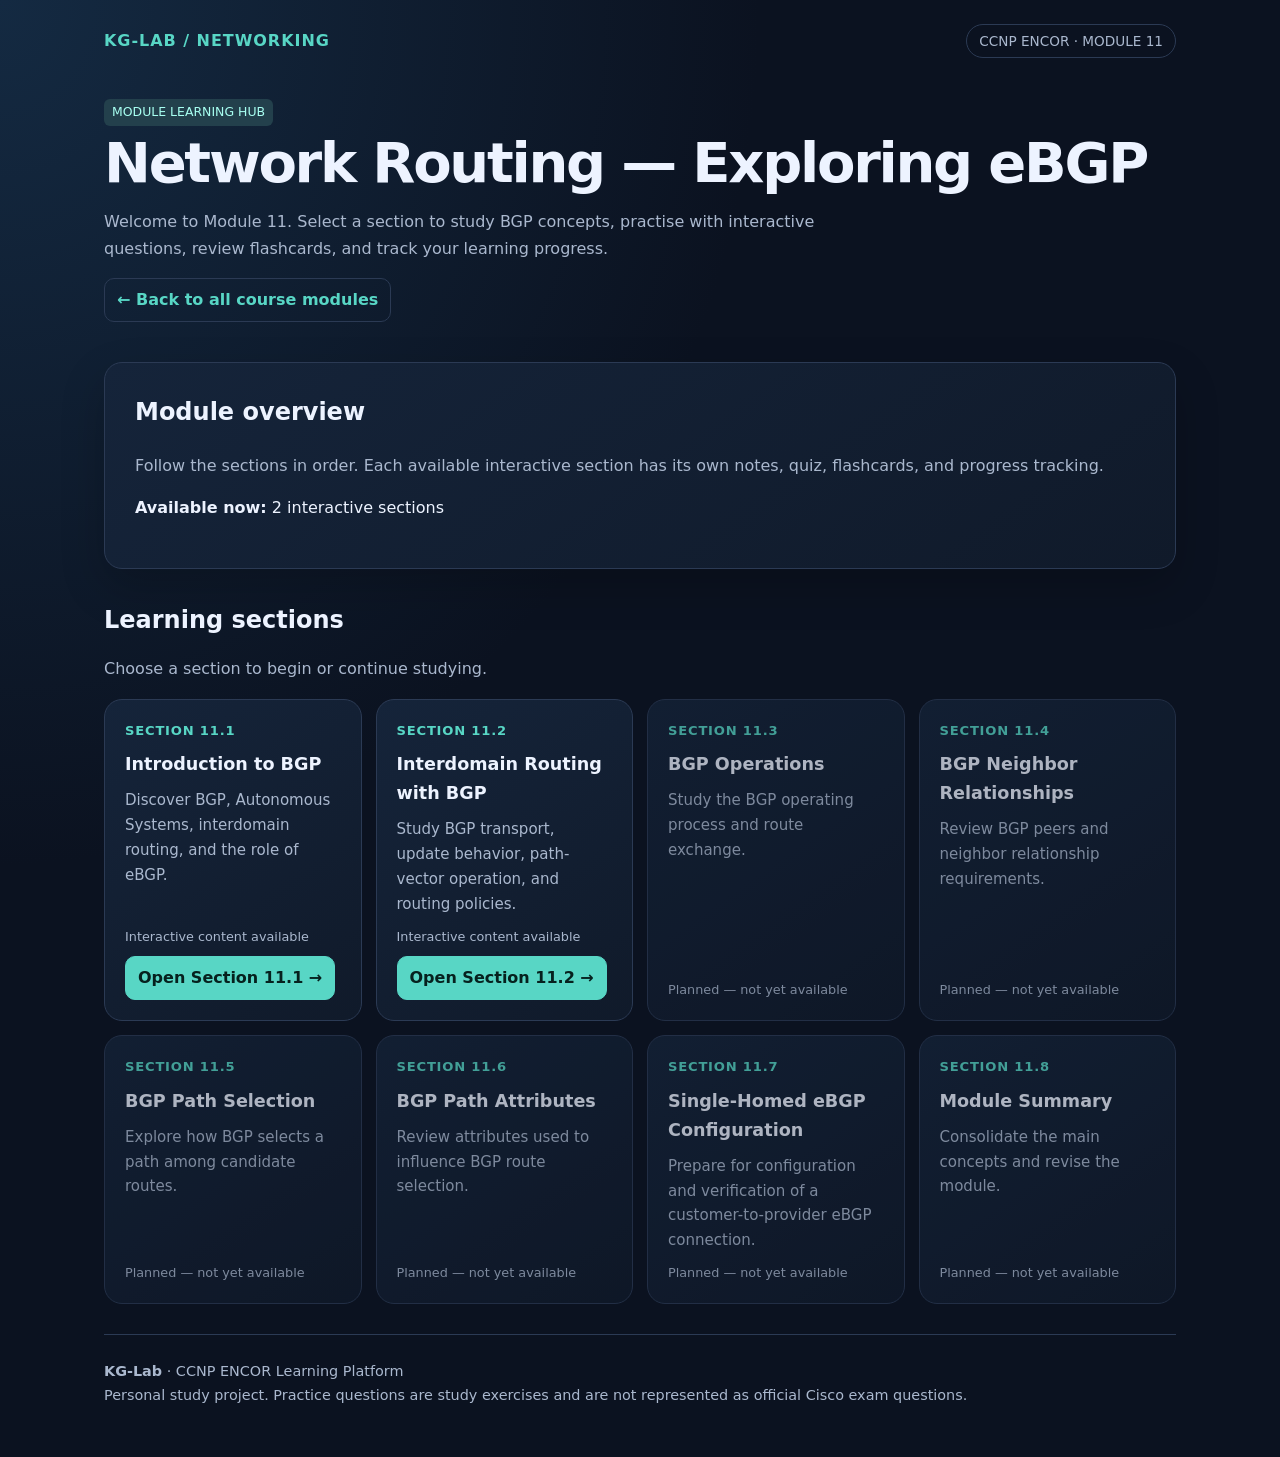
<file: modules/module-11/home.html>
<!doctype html>
<html lang="en">
<head>
<meta charset="utf-8">
<meta name="viewport" content="width=device-width, initial-scale=1">
<meta name="description" content="KG-Lab CCNP ENCOR Module 11 — BGP learning sections and study resources.">
<title>KG-Lab | Module 11 — Exploring eBGP</title>
<link rel="stylesheet" href="../../assets/css/learning.css">
<style>
.hero{padding:40px 0 24px}

h1{font-size:clamp(2.2rem,5vw,3.6rem);line-height:1.1;letter-spacing:-.04em;margin:.5rem 0 1rem}
.hero p,.muted{color:var(--muted)}
.hero p{max-width:780px}
.panel,.section-card{background:linear-gradient(145deg,#15243a,#101a2a);border:1px solid var(--line);border-radius:18px}

.sectionhead{margin:32px 0 14px}
.sectionhead h2{margin:0}

.section-card{padding:20px;display:flex;flex-direction:column;gap:9px;min-height:205px}
.section-card h3{margin:0;font-size:1.1rem}
.section-card p{margin:0;color:var(--muted);font-size:.94rem;flex:1}
.number{color:var(--accent);font-size:.82rem;font-weight:800;letter-spacing:.06em}
.status{font-size:.8rem;color:var(--muted)}
.action{display:inline-block;align-self:flex-start;text-decoration:none;font-weight:750;border:1px solid var(--line);border-radius:10px;padding:8px 12px}
.action:hover{border-color:var(--accent)}
.action.primary{background:var(--accent);color:#06211e;border-color:var(--accent)}
.planned{opacity:.72}

@media(max-width:600px){.hero{padding-top:28px}}

/* Styles spécifiques conservés pour la page d'accueil */
.top{gap:12px}
.brand{font-weight:850}
.grid{grid-template-columns:repeat(auto-fit,minmax(245px,1fr))}

</style>
</head>
<body>
<div class="wrap">
<header class="top">
  <div class="brand">KG-LAB / NETWORKING</div>
  <div class="pill">CCNP ENCOR · MODULE 11</div>
</header>

<section class="hero">
  <span class="tag">MODULE LEARNING HUB</span>
  <h1>Network Routing — Exploring eBGP</h1>
  <p>Welcome to Module 11. Select a section to study BGP concepts, practise with interactive questions, review flashcards, and track your learning progress.</p>
  <a class="action" href="../../index.html">← Back to all course modules</a>
</section>

<section class="panel">
  <h2>Module overview</h2>
  <p class="muted">Follow the sections in order. Each available interactive section has its own notes, quiz, flashcards, and progress tracking.</p>
  <p><strong>Available now:</strong> 2 interactive sections</p>
</section>

<div class="sectionhead">
  <h2>Learning sections</h2>
  <p class="muted">Choose a section to begin or continue studying.</p>
</div>

<div class="grid">
  <article class="section-card">
    <div class="number">SECTION 11.1</div>
    <h3>Introduction to BGP</h3>
    <p>Discover BGP, Autonomous Systems, interdomain routing, and the role of eBGP.</p>
    <div class="status">Interactive content available</div>
    <a class="action primary" href="./index.html">Open Section 11.1 →</a>
  </article>

  <article class="section-card">
    <div class="number">SECTION 11.2</div>
    <h3>Interdomain Routing with BGP</h3>
    <p>Study BGP transport, update behavior, path-vector operation, and routing policies.</p>
    <div class="status">Interactive content available</div>
    <a class="action primary" href="./section-11-2.html">Open Section 11.2 →</a>
  </article>

  <article class="section-card planned">
    <div class="number">SECTION 11.3</div>
    <h3>BGP Operations</h3>
    <p>Study the BGP operating process and route exchange.</p>
    <div class="status">Planned — not yet available</div>
  </article>

  <article class="section-card planned">
    <div class="number">SECTION 11.4</div>
    <h3>BGP Neighbor Relationships</h3>
    <p>Review BGP peers and neighbor relationship requirements.</p>
    <div class="status">Planned — not yet available</div>
  </article>

  <article class="section-card planned">
    <div class="number">SECTION 11.5</div>
    <h3>BGP Path Selection</h3>
    <p>Explore how BGP selects a path among candidate routes.</p>
    <div class="status">Planned — not yet available</div>
  </article>

  <article class="section-card planned">
    <div class="number">SECTION 11.6</div>
    <h3>BGP Path Attributes</h3>
    <p>Review attributes used to influence BGP route selection.</p>
    <div class="status">Planned — not yet available</div>
  </article>

  <article class="section-card planned">
    <div class="number">SECTION 11.7</div>
    <h3>Single-Homed eBGP Configuration</h3>
    <p>Prepare for configuration and verification of a customer-to-provider eBGP connection.</p>
    <div class="status">Planned — not yet available</div>
  </article>

  <article class="section-card planned">
    <div class="number">SECTION 11.8</div>
    <h3>Module Summary</h3>
    <p>Consolidate the main concepts and revise the module.</p>
    <div class="status">Planned — not yet available</div>
  </article>
</div>

<footer>
  <strong>KG-Lab</strong> · CCNP ENCOR Learning Platform<br>
  Personal study project. Practice questions are study exercises and are not represented as official Cisco exam questions.
</footer>
</div>
</body>
</html>
</file>
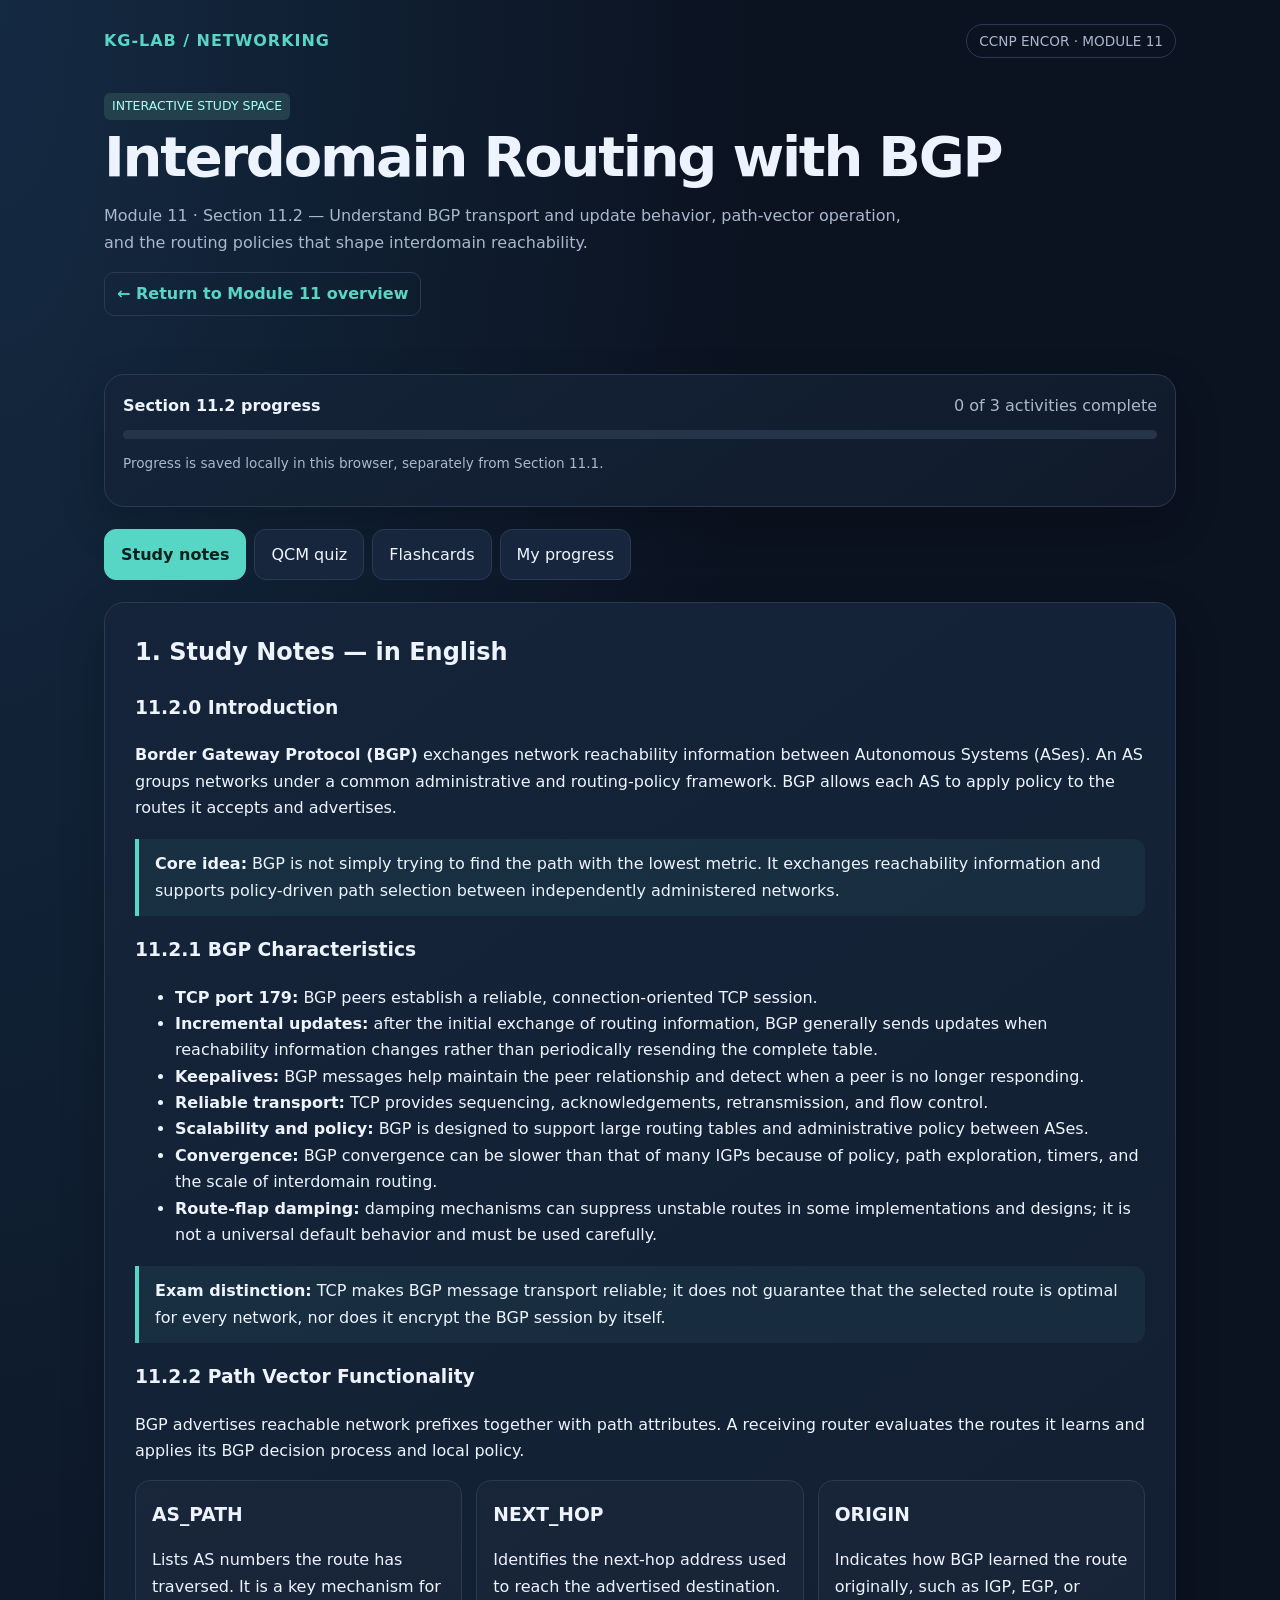
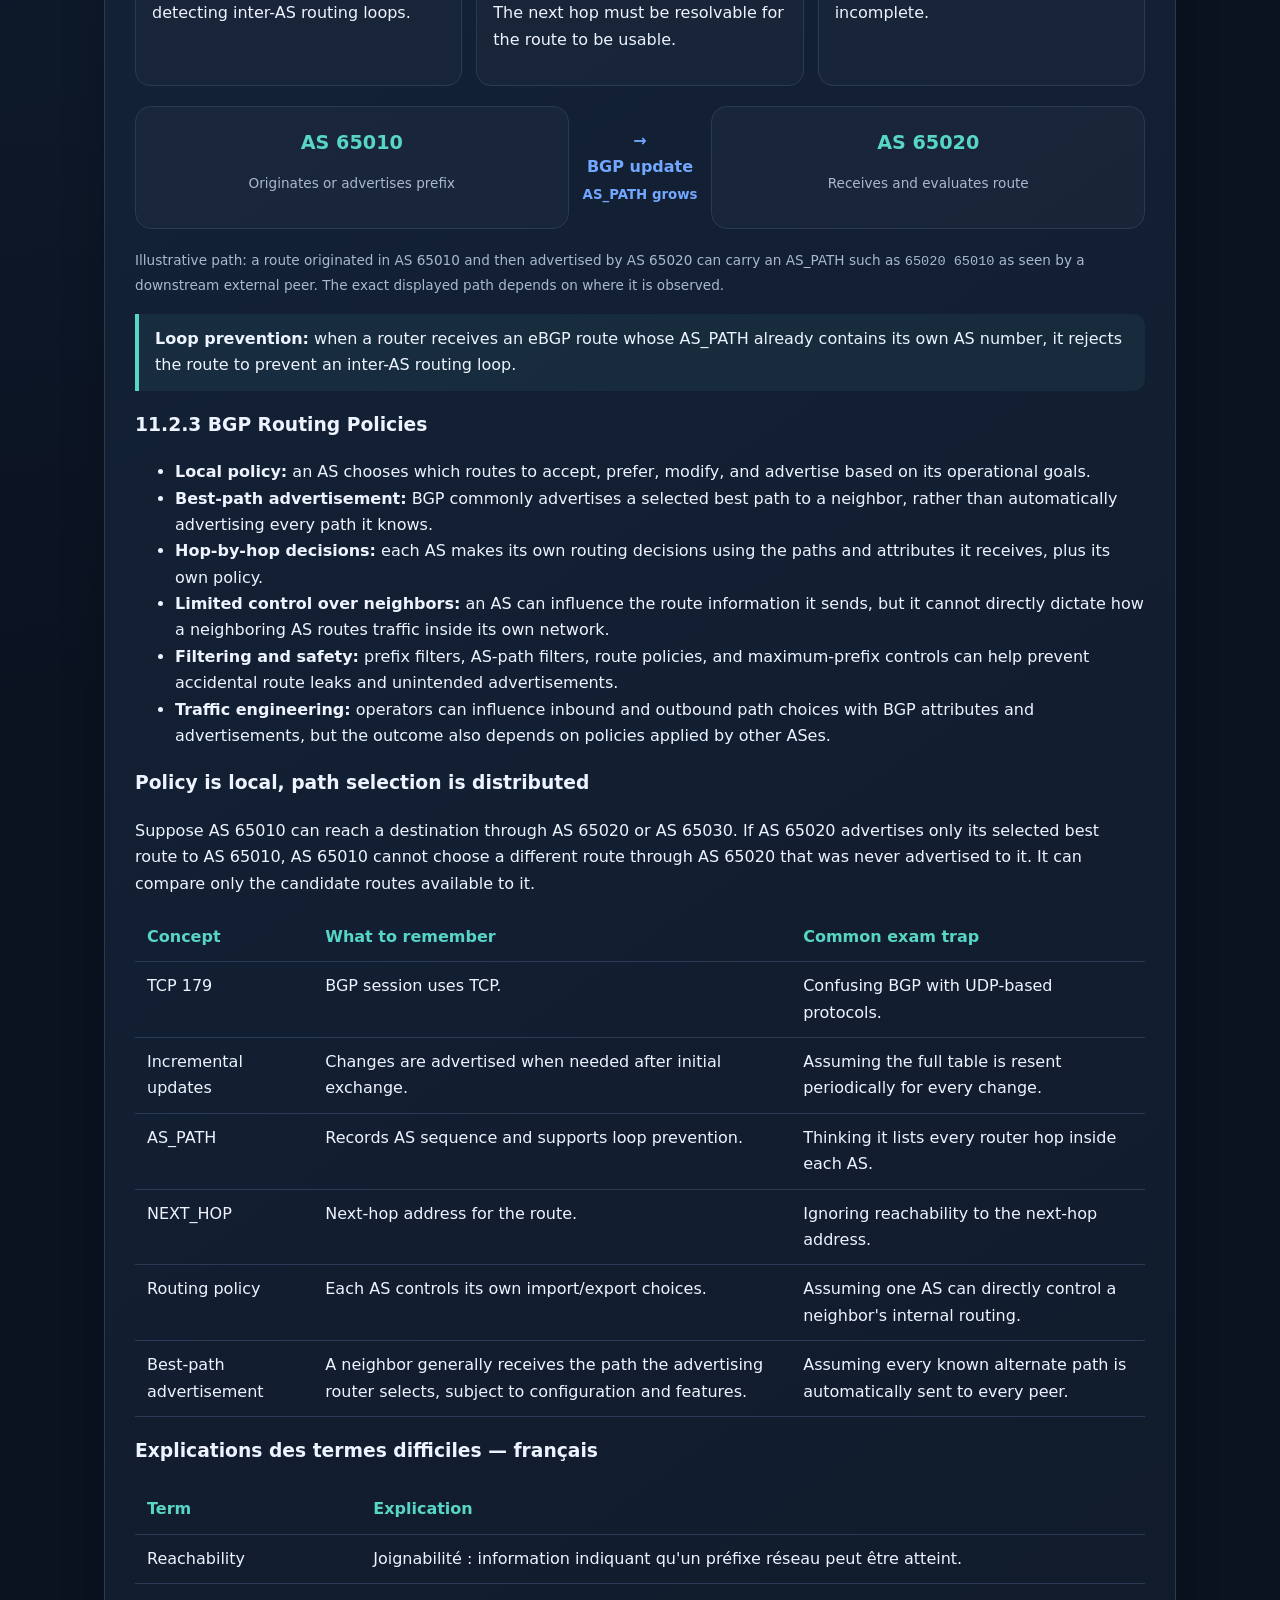
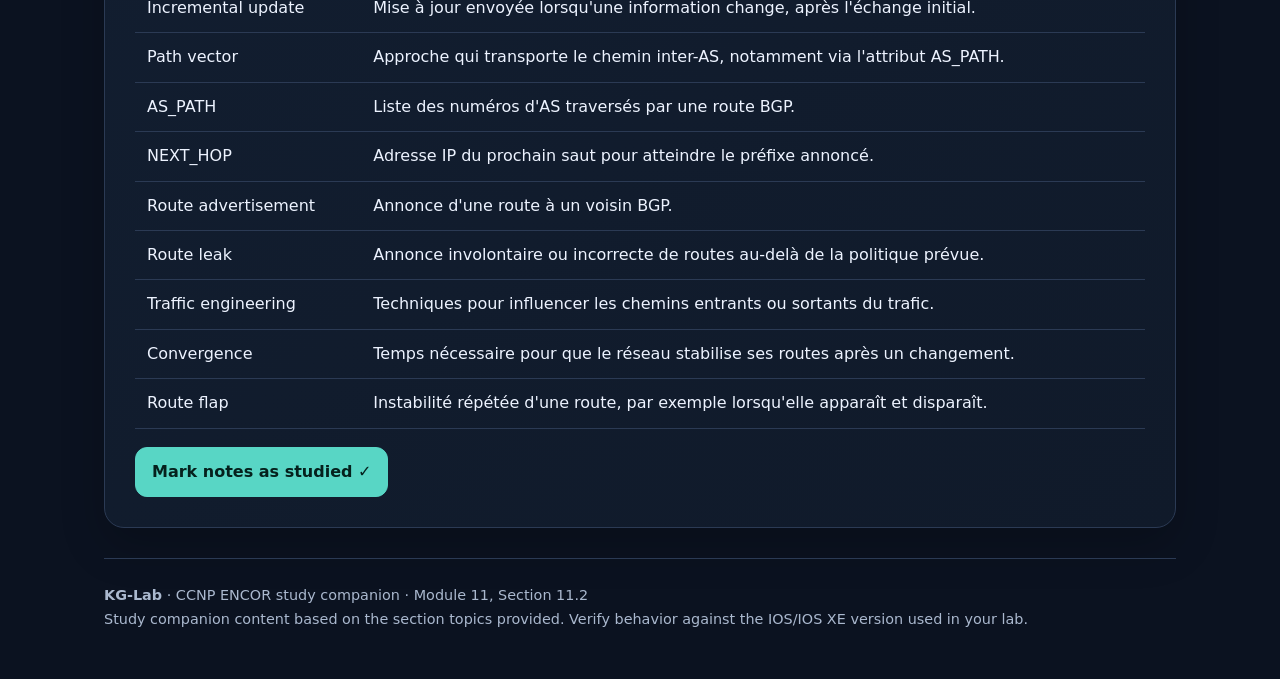
<file: modules/module-11/section-11-2.html>
<!doctype html>
<html lang="en">
<head>
<meta charset="utf-8">
<meta name="viewport" content="width=device-width, initial-scale=1">
<meta name="description" content="KG-Lab CCNP ENCOR Module 11 Section 11.2 — Interdomain Routing with BGP.">
<title>KG-Lab | BGP — Section 11.2</title>
<link rel="stylesheet" href="../../assets/css/learning.css">
</head>
<body class="section-11-2"><div class="wrap">
<header class="top"><div class="brand">KG-LAB / NETWORKING</div><div class="pill">CCNP ENCOR · MODULE 11</div></header>
<section class="hero"><span class="tag">INTERACTIVE STUDY SPACE</span><h1>Interdomain Routing with BGP</h1><p>Module 11 · Section 11.2 — Understand BGP transport and update behavior, path-vector operation, and the routing policies that shape interdomain reachability.</p><p><a href="home.html" style="display:inline-block;padding:8px 12px;border:1px solid #2b3a54;border-radius:10px;text-decoration:none;font-weight:700">← Return to Module 11 overview</a></p></section>
<section class="progressbox" aria-label="Learning progress"><div style="display:flex;justify-content:space-between;gap:12px;flex-wrap:wrap"><strong>Section 11.2 progress</strong><span id="progressText" class="muted">0 of 3 activities complete</span></div><div class="progressline"><div class="progressfill" id="progressFill"></div></div><p class="small muted">Progress is saved locally in this browser, separately from Section 11.1.</p></section>
<nav class="nav" aria-label="Study activities"><button data-tab="learn" aria-selected="true">Study notes</button><button data-tab="quiz" aria-selected="false">QCM quiz</button><button data-tab="cards" aria-selected="false">Flashcards</button><button data-tab="progress" aria-selected="false">My progress</button></nav>
<main>
<section id="learn" class="tab">
<div class="panel"><h2>1. Study Notes — in English</h2>
<h3>11.2.0 Introduction</h3><p><strong>Border Gateway Protocol (BGP)</strong> exchanges network reachability information between Autonomous Systems (ASes). An AS groups networks under a common administrative and routing-policy framework. BGP allows each AS to apply policy to the routes it accepts and advertises.</p>
<div class="callout"><strong>Core idea:</strong> BGP is not simply trying to find the path with the lowest metric. It exchanges reachability information and supports policy-driven path selection between independently administered networks.</div>
<h3>11.2.1 BGP Characteristics</h3><ul><li><strong>TCP port 179:</strong> BGP peers establish a reliable, connection-oriented TCP session.</li><li><strong>Incremental updates:</strong> after the initial exchange of routing information, BGP generally sends updates when reachability information changes rather than periodically resending the complete table.</li><li><strong>Keepalives:</strong> BGP messages help maintain the peer relationship and detect when a peer is no longer responding.</li><li><strong>Reliable transport:</strong> TCP provides sequencing, acknowledgements, retransmission, and flow control.</li><li><strong>Scalability and policy:</strong> BGP is designed to support large routing tables and administrative policy between ASes.</li><li><strong>Convergence:</strong> BGP convergence can be slower than that of many IGPs because of policy, path exploration, timers, and the scale of interdomain routing.</li><li><strong>Route-flap damping:</strong> damping mechanisms can suppress unstable routes in some implementations and designs; it is not a universal default behavior and must be used carefully.</li></ul>
<div class="callout"><strong>Exam distinction:</strong> TCP makes BGP message transport reliable; it does not guarantee that the selected route is optimal for every network, nor does it encrypt the BGP session by itself.</div>
<h3>11.2.2 Path Vector Functionality</h3><p>BGP advertises reachable network prefixes together with path attributes. A receiving router evaluates the routes it learns and applies its BGP decision process and local policy.</p><div class="grid"><div class="mini"><h3>AS_PATH</h3><p>Lists AS numbers the route has traversed. It is a key mechanism for detecting inter-AS routing loops.</p></div><div class="mini"><h3>NEXT_HOP</h3><p>Identifies the next-hop address used to reach the advertised destination. The next hop must be resolvable for the route to be usable.</p></div><div class="mini"><h3>ORIGIN</h3><p>Indicates how BGP learned the route originally, such as IGP, EGP, or incomplete.</p></div></div>
<div class="diagram" role="img" aria-label="A route to a destination is advertised across three autonomous systems, with AS path recorded at each step"><div class="asbox"><strong>AS 65010</strong><p class="small muted">Originates or advertises prefix</p></div><div class="arrow"><span>→</span><br>BGP update<br><small>AS_PATH grows</small></div><div class="asbox"><strong>AS 65020</strong><p class="small muted">Receives and evaluates route</p></div></div><p class="muted small">Illustrative path: a route originated in AS 65010 and then advertised by AS 65020 can carry an AS_PATH such as <code>65020 65010</code> as seen by a downstream external peer. The exact displayed path depends on where it is observed.</p>
<div class="callout"><strong>Loop prevention:</strong> when a router receives an eBGP route whose AS_PATH already contains its own AS number, it rejects the route to prevent an inter-AS routing loop.</div>
<h3>11.2.3 BGP Routing Policies</h3><ul><li><strong>Local policy:</strong> an AS chooses which routes to accept, prefer, modify, and advertise based on its operational goals.</li><li><strong>Best-path advertisement:</strong> BGP commonly advertises a selected best path to a neighbor, rather than automatically advertising every path it knows.</li><li><strong>Hop-by-hop decisions:</strong> each AS makes its own routing decisions using the paths and attributes it receives, plus its own policy.</li><li><strong>Limited control over neighbors:</strong> an AS can influence the route information it sends, but it cannot directly dictate how a neighboring AS routes traffic inside its own network.</li><li><strong>Filtering and safety:</strong> prefix filters, AS-path filters, route policies, and maximum-prefix controls can help prevent accidental route leaks and unintended advertisements.</li><li><strong>Traffic engineering:</strong> operators can influence inbound and outbound path choices with BGP attributes and advertisements, but the outcome also depends on policies applied by other ASes.</li></ul>
<h3>Policy is local, path selection is distributed</h3><p>Suppose AS 65010 can reach a destination through AS 65020 or AS 65030. If AS 65020 advertises only its selected best route to AS 65010, AS 65010 cannot choose a different route through AS 65020 that was never advertised to it. It can compare only the candidate routes available to it.</p>
<div class="tablewrap"><table><thead><tr><th>Concept</th><th>What to remember</th><th>Common exam trap</th></tr></thead><tbody><tr><td>TCP 179</td><td>BGP session uses TCP.</td><td>Confusing BGP with UDP-based protocols.</td></tr><tr><td>Incremental updates</td><td>Changes are advertised when needed after initial exchange.</td><td>Assuming the full table is resent periodically for every change.</td></tr><tr><td>AS_PATH</td><td>Records AS sequence and supports loop prevention.</td><td>Thinking it lists every router hop inside each AS.</td></tr><tr><td>NEXT_HOP</td><td>Next-hop address for the route.</td><td>Ignoring reachability to the next-hop address.</td></tr><tr><td>Routing policy</td><td>Each AS controls its own import/export choices.</td><td>Assuming one AS can directly control a neighbor's internal routing.</td></tr><tr><td>Best-path advertisement</td><td>A neighbor generally receives the path the advertising router selects, subject to configuration and features.</td><td>Assuming every known alternate path is automatically sent to every peer.</td></tr></tbody></table></div>
<h3>Explications des termes difficiles — français</h3><div class="tablewrap"><table><thead><tr><th>Term</th><th>Explication</th></tr></thead><tbody><tr><td>Reachability</td><td>Joignabilité : information indiquant qu'un préfixe réseau peut être atteint.</td></tr><tr><td>Incremental update</td><td>Mise à jour envoyée lorsqu'une information change, après l'échange initial.</td></tr><tr><td>Path vector</td><td>Approche qui transporte le chemin inter-AS, notamment via l'attribut AS_PATH.</td></tr><tr><td>AS_PATH</td><td>Liste des numéros d'AS traversés par une route BGP.</td></tr><tr><td>NEXT_HOP</td><td>Adresse IP du prochain saut pour atteindre le préfixe annoncé.</td></tr><tr><td>Route advertisement</td><td>Annonce d'une route à un voisin BGP.</td></tr><tr><td>Route leak</td><td>Annonce involontaire ou incorrecte de routes au-delà de la politique prévue.</td></tr><tr><td>Traffic engineering</td><td>Techniques pour influencer les chemins entrants ou sortants du trafic.</td></tr><tr><td>Convergence</td><td>Temps nécessaire pour que le réseau stabilise ses routes après un changement.</td></tr><tr><td>Route flap</td><td>Instabilité répétée d'une route, par exemple lorsqu'elle apparaît et disparaît.</td></tr></tbody></table></div>
<div class="actions"><button class="primary" id="markStudied">Mark notes as studied ✓</button><span id="studiedStatus" class="muted small" aria-live="polite"></span></div></div>
</section>
<section id="quiz" class="tab hidden"><div class="panel"><h2>2. Exam Practice — CCNP ENCOR QCM</h2><p class="muted">Read each scenario carefully. Select two answers where indicated. Explanations appear after submission. These are original practice questions, not official exam items.</p><div id="quizQuestions"></div><div class="actions"><button class="primary" id="submitQuiz">Submit answers</button><button id="resetQuiz">Try again</button></div><div id="quizResult" class="callout hidden" aria-live="polite"></div></div></section>
<section id="cards" class="tab hidden"><div class="panel"><h2>3. Quick Revision — Flashcards</h2><p class="muted">Reveal the answer, then mark whether you knew it.</p><div class="flashcard" id="flashcard" tabindex="0" role="button" aria-label="Reveal flashcard answer"><div class="face" id="cardFace">Question · 1 / 8</div><div class="content" id="cardContent"></div><div class="muted small">Click the card or press Enter to reveal the answer</div></div><div class="actions" style="justify-content:center"><button id="prevCard">← Previous</button><button class="primary" id="flipCard">Reveal answer</button><button id="nextCard">Next →</button></div><div class="actions" style="justify-content:center"><button id="knowCard">✓ I knew it</button><button id="missCard">× Review again</button></div><p id="cardStatus" class="muted" style="text-align:center" aria-live="polite"></p></div></section>
<section id="progress" class="tab hidden"><div class="panel"><h2>4. My Progress</h2><p class="muted">This section's progress is stored locally in this browser. It is separate from Section 11.1.</p><div class="grid"><div class="mini"><span class="muted">Notes</span><div class="score" id="pNotes">Not yet</div></div><div class="mini"><span class="muted">Best quiz score</span><div class="score" id="pQuiz">—</div></div><div class="mini"><span class="muted">Flashcards known</span><div class="score" id="pCards">0 / 8</div></div></div><h3>Key takeaways</h3><ul><li>BGP uses TCP port 179.</li><li>After the initial exchange, BGP normally sends incremental updates.</li><li>AS_PATH records the inter-AS path and helps prevent loops.</li><li>NEXT_HOP must be resolvable for a route to be usable.</li><li>Routing policy is local to each AS; no AS has direct control of a neighbor's internal routing.</li><li>A router can select only among candidate paths available to it.</li></ul><div class="actions"><button id="exportProgress">Export progress JSON</button><button id="resetProgress" class="reset">Reset Section 11.2 progress</button></div><p class="small muted" id="progressMessage" aria-live="polite"></p></div></section>
</main><footer><strong>KG-Lab</strong> · CCNP ENCOR study companion · Module 11, Section 11.2<br>Study companion content based on the section topics provided. Verify behavior against the IOS/IOS XE version used in your lab.</footer>
</div>
<script>
const STORAGE_KEY='kgLabBgpSection112_v1';
const quizData=[
{q:'A router receives an eBGP route whose AS_PATH already contains its own AS number. What should it normally do?',options:['Accept it because TCP is reliable','Reject the route to prevent an inter-AS loop','Change the route origin to IGP','Install it only if the prefix is a /24'],correct:[1],why:'BGP uses the AS_PATH attribute for inter-AS loop prevention. A route containing the receiving AS number is normally rejected.'},
{q:'Which statements describe BGP update behavior? Select two.',options:['After initial exchange, BGP generally sends incremental updates when reachability changes.','BGP sends the complete Internet routing table every few seconds by default.','BGP uses TCP to provide reliable transport for its session.','BGP uses UDP port 179 for neighbor sessions.'],correct:[0,2],why:'BGP uses TCP port 179 and generally advertises changes incrementally after the initial exchange.'},
{q:'An engineer sees a BGP route in the table, but the next-hop address cannot be resolved in the routing table. What is the most relevant concern?',options:['The AS_PATH is automatically ignored','The route may not be usable/best because its next hop is unreachable','BGP must switch to UDP','The route origin becomes EGP'],correct:[1],why:'A BGP route NEXT_HOP must be resolvable. A route with an unreachable next hop cannot be used normally for forwarding or selected as a valid best path.'},
{q:'Which BGP attribute records the sequence of AS numbers traversed by a route?',options:['NEXT_HOP','LOCAL_PREF','AS_PATH','MED'],correct:[2],why:'AS_PATH records the AS-level path and is also central to BGP loop prevention.'},
{q:'AS 65010 learns two routes to the same prefix from a neighbor, but that neighbor advertises only its selected best path. What can AS 65010 select?',options:['Any alternate path known internally by the neighbor, even if not advertised','Only among the candidate paths available to AS 65010','A route through any AS on the Internet without receiving an advertisement','The path with the fewest internal router hops, regardless of BGP policy'],correct:[1],why:'BGP decisions are distributed. A router cannot choose an alternate route that its neighbor has not made available to it.'},
{q:'Which statement best describes BGP routing policy?',options:['One AS can directly configure routing decisions inside every neighboring AS','Each AS applies its own import, export, and path-selection policies','BGP always chooses the path with the fewest AS numbers','Routing policy is only applied after packets are forwarded'],correct:[1],why:'Each AS independently controls which routes it accepts, prefers, modifies, and advertises. Neighboring ASes retain their own policies.'},
{q:'An enterprise wants to reduce the risk of accidentally advertising unintended prefixes to an ISP. Which action is most directly relevant?',options:['Disable TCP acknowledgements','Use outbound prefix filtering/route policy and validate advertised routes','Increase the Ethernet MTU only','Replace BGP with STP'],correct:[1],why:'Explicit route filters and export policies help constrain which prefixes are advertised and reduce route-leak risk.'},
{q:'Which statement about BGP convergence is most accurate?',options:['BGP always converges faster than an IGP','TCP guarantees the globally optimal route is selected instantly','BGP convergence may be slower than many IGPs because of scale, policy, timers, and path exploration','BGP has no mechanisms to detect a failed peer'],correct:[2],why:'BGP is optimized for scalable interdomain policy routing, not necessarily the fastest possible convergence.'},
{q:'Which attribute indicates the next-hop IP address associated with a BGP route?',options:['ORIGIN','AS_PATH','NEXT_HOP','COMMUNITY'],correct:[2],why:'NEXT_HOP identifies the next-hop address used to reach the advertised destination.'},
{q:'A network operator wants to influence how remote networks reach its prefixes. Which statement is correct?',options:['The operator can guarantee every remote AS follows its preferred path','The operator can use BGP advertisements and attributes to influence traffic, but other AS policies also matter','The operator can directly change every remote router’s local preference','Only the ORIGIN attribute can affect BGP path selection'],correct:[1],why:'Traffic engineering can influence remote decisions, but each AS applies its own policy and the result is not guaranteed.'}
];
const flashcards=[
{front:'Which transport protocol and port does BGP use?',back:'TCP port 179.'},
{front:'What is the key idea of incremental BGP updates?',back:'After the initial exchange, BGP generally advertises changes in reachability rather than periodically resending the entire table.'},
{front:'What information does AS_PATH carry?',back:'The sequence of AS numbers traversed by the route; it also helps prevent inter-AS routing loops.'},
{front:'What does NEXT_HOP identify?',back:'The next-hop IP address used to reach the advertised prefix; it must be resolvable.'},
{front:'What does the ORIGIN attribute indicate?',back:'How BGP originally learned the route: IGP, EGP, or incomplete.'},
{front:'Why does BGP use keepalives?',back:'To maintain the peer relationship and help detect an unresponsive neighbor.'},
{front:'Can an AS directly control its neighbor’s internal routing policy?',back:'No. Each AS controls its own routing decisions, though advertisements and attributes may influence its neighbors.'},
{front:'Why might BGP convergence be slower than IGP convergence?',back:'Interdomain scale, policy, timers, and path exploration can lengthen convergence.'}
];
let state={notesStudied:false,bestScore:null,lastScore:null,quizComplete:false,flashKnown:[],flashMissed:[],cardIndex:0,cardRevealed:false};
try{const saved=JSON.parse(localStorage.getItem(STORAGE_KEY)||'null');if(saved)state={...state,...saved}}catch(e){}
let selected={};let submitted=false;const $=id=>document.getElementById(id);
function save(){try{localStorage.setItem(STORAGE_KEY,JSON.stringify(state))}catch(e){}renderProgress()}
function renderProgress(){const activities=(state.notesStudied?1:0)+(state.quizComplete?1:0)+(state.flashKnown.length===flashcards.length?1:0);$('progressText').textContent=activities+' of 3 activities complete';$('progressFill').style.width=(activities/3*100)+'%';$('pNotes').textContent=state.notesStudied?'Complete':'Not yet';$('pQuiz').textContent=state.bestScore===null?'—':state.bestScore+'%';$('pCards').textContent=state.flashKnown.length+' / '+flashcards.length;$('studiedStatus').textContent=state.notesStudied?'Notes marked as studied.':'';$('cardStatus').textContent='Known: '+state.flashKnown.length+'/'+flashcards.length+' · Review again: '+state.flashMissed.length}
document.querySelectorAll('[data-tab]').forEach(btn=>btn.addEventListener('click',()=>{document.querySelectorAll('[data-tab]').forEach(b=>b.setAttribute('aria-selected',String(b===btn)));document.querySelectorAll('.tab').forEach(s=>s.classList.toggle('hidden',s.id!==btn.dataset.tab));if(btn.dataset.tab==='progress')renderProgress()}));
$('markStudied').addEventListener('click',()=>{state.notesStudied=true;save()});
function renderQuiz(){const root=$('quizQuestions');root.innerHTML='';quizData.forEach((q,i)=>{const article=document.createElement('div');article.className='question';const title=document.createElement('h3');title.textContent=(i+1)+'. '+q.q;article.appendChild(title);const opts=document.createElement('div');opts.className='options';q.options.forEach((opt,j)=>{const b=document.createElement('button');b.type='button';b.className='option';const letter=document.createElement('span');letter.className='letter';letter.textContent=String.fromCharCode(65+j)+'.';const text=document.createElement('span');text.textContent=opt;b.append(letter,text);if((selected[i]||[]).includes(j))b.classList.add('selected');if(submitted){b.disabled=true;if(q.correct.includes(j))b.classList.add('correct');else if((selected[i]||[]).includes(j))b.classList.add('wrong')}b.addEventListener('click',()=>{if(submitted)return;const multi=q.q.includes('Select two');const cur=selected[i]||[];selected[i]=multi?(cur.includes(j)?cur.filter(x=>x!==j):cur.length<2?[...cur,j]:cur):[j];renderQuiz()});opts.appendChild(b)});article.appendChild(opts);if(submitted){const good=(selected[i]||[]).length===q.correct.length&&q.correct.every(x=>(selected[i]||[]).includes(x))&&(selected[i]||[]).every(x=>q.correct.includes(x));const f=document.createElement('div');f.className='feedback '+(good?'good':'bad');const strong=document.createElement('strong');strong.textContent=good?'Correct.':'Review this answer.';f.appendChild(strong);const answer=document.createElement('p');answer.textContent='Correct answer: '+q.correct.map(x=>String.fromCharCode(65+x)+'. '+q.options[x]).join(' | ');f.appendChild(answer);const why=document.createElement('p');why.textContent=q.why;f.appendChild(why);article.appendChild(f)}root.appendChild(article)});$('submitQuiz').disabled=submitted}
$('submitQuiz').addEventListener('click',()=>{if(quizData.some((q,i)=>!selected[i]||!selected[i].length)){$('quizResult').classList.remove('hidden');$('quizResult').textContent='Please answer every question before submitting.';return}submitted=true;let score=0;quizData.forEach((q,i)=>{const a=selected[i]||[];if(a.length===q.correct.length&&q.correct.every(x=>a.includes(x))&&a.every(x=>q.correct.includes(x)))score++});const pct=Math.round(score/quizData.length*100);state.lastScore=pct;state.bestScore=state.bestScore===null?pct:Math.max(state.bestScore,pct);state.quizComplete=true;save();renderQuiz();$('quizResult').classList.remove('hidden');$('quizResult').textContent='Score: '+score+'/'+quizData.length+' ('+pct+'%). '+(pct===100?'Excellent — all answers correct!':pct>=70?'Good work. Review any incorrect explanations.':'Review the notes and try again to strengthen your understanding.')});
$('resetQuiz').addEventListener('click',()=>{selected={};submitted=false;$('quizResult').classList.add('hidden');renderQuiz()});
function renderCard(){const c=flashcards[state.cardIndex];$('cardFace').textContent=(state.cardRevealed?'Answer':'Question')+' · '+(state.cardIndex+1)+' / '+flashcards.length;$('cardContent').textContent=state.cardRevealed?c.back:c.front;$('flipCard').textContent=state.cardRevealed?'Show question':'Reveal answer';$('knowCard').disabled=!state.cardRevealed;$('missCard').disabled=!state.cardRevealed;renderProgress()}
function flip(){state.cardRevealed=!state.cardRevealed;renderCard()}function nextCard(delta){state.cardIndex=(state.cardIndex+delta+flashcards.length)%flashcards.length;state.cardRevealed=false;renderCard()}
$('flashcard').addEventListener('click',flip);$('flashcard').addEventListener('keydown',e=>{if(e.key==='Enter'||e.key===' '){e.preventDefault();flip()}});$('flipCard').addEventListener('click',flip);$('prevCard').addEventListener('click',()=>nextCard(-1));$('nextCard').addEventListener('click',()=>nextCard(1));$('knowCard').addEventListener('click',()=>{const i=state.cardIndex;if(!state.flashKnown.includes(i))state.flashKnown.push(i);state.flashMissed=state.flashMissed.filter(x=>x!==i);save();nextCard(1)});$('missCard').addEventListener('click',()=>{const i=state.cardIndex;if(!state.flashMissed.includes(i))state.flashMissed.push(i);state.flashKnown=state.flashKnown.filter(x=>x!==i);save();nextCard(1)});
$('exportProgress').addEventListener('click',()=>{const blob=new Blob([JSON.stringify(state,null,2)],{type:'application/json'});const url=URL.createObjectURL(blob);const a=document.createElement('a');a.href=url;a.download='bgp-section-11-2-progress.json';a.click();URL.revokeObjectURL(url);$('progressMessage').textContent='Progress JSON exported.'});
$('resetProgress').addEventListener('click',()=>{if(confirm('Reset notes, quiz score, and flashcard progress for Section 11.2?')){state={notesStudied:false,bestScore:null,lastScore:null,quizComplete:false,flashKnown:[],flashMissed:[],cardIndex:0,cardRevealed:false};selected={};submitted=false;save();renderQuiz();renderCard();$('quizResult').classList.add('hidden');$('progressMessage').textContent='Section 11.2 progress has been reset.'}});
renderQuiz();renderCard();renderProgress();
</script></body></html>
</file>
<file: assets/css/learning.css>
:root{--bg:#0b1220;--panel:#121d30;--panel2:#18263d;--text:#edf3ff;--muted:#aab8ce;--accent:#58d6c5;--accent2:#72a7ff;--good:#5ed39a;--bad:#ff8585;--line:#2b3a54;--shadow:0 18px 45px #0003}
*{box-sizing:border-box}body{margin:0;background:radial-gradient(ellipse at top left,#142a42 0,transparent 42%),var(--bg);color:var(--text);font:16px/1.65 system-ui,-apple-system,Segoe UI,Roboto,sans-serif}a{color:var(--accent)}button{font:inherit;cursor:pointer;border:1px solid var(--line);border-radius:12px;padding:.7rem 1rem;background:var(--panel2);color:var(--text);transition:.15s}button:hover{border-color:var(--accent);transform:translateY(-1px)}button:focus-visible,a:focus-visible{outline:3px solid var(--accent2);outline-offset:3px}.wrap{max-width:1120px;margin:auto;padding:24px}.top{display:flex;justify-content:space-between;align-items:center;gap:16px;flex-wrap:wrap}.brand{font-weight:800;letter-spacing:.06em;color:var(--accent)}.pill{border:1px solid var(--line);border-radius:999px;padding:5px 12px;color:var(--muted);font-size:.85rem}.hero{padding:34px 0 22px}.hero h1{font-size:clamp(2rem,5vw,3.5rem);line-height:1.1;margin:.35rem 0 1rem;letter-spacing:-.04em}.hero p{color:var(--muted);max-width:800px}.progressbox,.panel{background:linear-gradient(145deg,#15243a,#101a2a);border:1px solid var(--line);border-radius:20px;box-shadow:var(--shadow)}.progressbox{padding:18px;margin:20px 0}.progressline{height:9px;border-radius:20px;background:#26344a;overflow:hidden;margin-top:10px}.progressfill{height:100%;width:0;background:linear-gradient(90deg,var(--accent),var(--accent2));transition:width .3s}.nav{display:flex;gap:8px;flex-wrap:wrap;margin:22px 0}.nav button[aria-selected=true]{background:var(--accent);color:#06211e;border-color:var(--accent);font-weight:750}.panel{padding:clamp(18px,3vw,30px);margin:16px 0}.panel h2{margin-top:0}.muted{color:var(--muted)}.grid{display:grid;grid-template-columns:repeat(auto-fit,minmax(230px,1fr));gap:14px}.mini{padding:16px;border:1px solid var(--line);border-radius:15px;background:#ffffff05}.mini h3{margin:.2rem 0}.tag{display:inline-block;font-size:.78rem;border-radius:6px;background:#23404c;color:#a8fff1;padding:3px 8px}.callout{border-left:4px solid var(--accent);padding:12px 16px;background:#58d6c510;border-radius:0 12px 12px 0;margin:18px 0}.tablewrap{overflow-x:auto}table{width:100%;border-collapse:collapse;min-width:570px}th,td{text-align:left;padding:11px 12px;border-bottom:1px solid var(--line);vertical-align:top}th{color:var(--accent)}.diagram{display:grid;grid-template-columns:1fr auto 1fr;align-items:center;gap:14px;margin:20px 0}.asbox{border:1px solid var(--line);background:#ffffff06;border-radius:16px;padding:20px;text-align:center}.asbox strong{display:block;font-size:1.2rem;color:var(--accent)}.arrow{text-align:center;color:var(--accent2);font-weight:800}.question{padding:20px 0;border-bottom:1px solid var(--line)}.question:last-child{border-bottom:0}.question h3{font-size:1.05rem}.options{display:grid;gap:8px}.option{display:flex;align-items:flex-start;gap:10px;text-align:left;width:100%;background:#ffffff04}.option.selected{border-color:var(--accent2);background:#72a7ff15}.option.correct{border-color:var(--good);background:#5ed39a13}.option.wrong{border-color:var(--bad);background:#ff858513}.option .letter{font-weight:800;color:var(--accent);min-width:22px}.feedback{padding:12px;border-radius:10px;margin-top:10px;background:#ffffff08}.feedback.good{border:1px solid var(--good)}.feedback.bad{border:1px solid var(--bad)}.actions{display:flex;gap:10px;flex-wrap:wrap;margin-top:18px}.primary{background:var(--accent);color:#05211d;border-color:var(--accent);font-weight:800}.flashcard{min-height:230px;width:100%;display:flex;flex-direction:column;align-items:center;justify-content:center;text-align:center;padding:30px;background:linear-gradient(140deg,#182b45,#102033);border:1px solid #36506c;border-radius:18px}.flashcard .face{color:var(--accent);font-size:.8rem;letter-spacing:.1em;text-transform:uppercase}.flashcard .content{font-size:clamp(1.2rem,3vw,1.7rem);font-weight:700;max-width:750px;margin:14px 0}.score{font-size:2rem;font-weight:850;color:var(--accent)}.hidden{display:none!important}details{border:1px solid var(--line);border-radius:12px;padding:12px 15px;margin:10px 0}summary{cursor:pointer;font-weight:700}footer{padding:25px 0;color:var(--muted);font-size:.9rem;border-top:1px solid var(--line);margin-top:30px}.small{font-size:.85rem}.reset{color:#ffc0c0}@media(max-width:620px){.wrap{padding:15px}.diagram{grid-template-columns:1fr}.arrow{padding:4px}.arrow span{display:inline-block;transform:rotate(90deg)}.panel{border-radius:15px}}

/* Section-specific layout adjustments */
.section-11-1 .hero p {
  max-width: 760px;
}

.section-11-1 .flashcard .content {
  max-width: 650px;
}

.section-11-2 .hero p {
  max-width: 800px;
}

.section-11-2 .flashcard .content {
  max-width: 750px;
}
</file>
